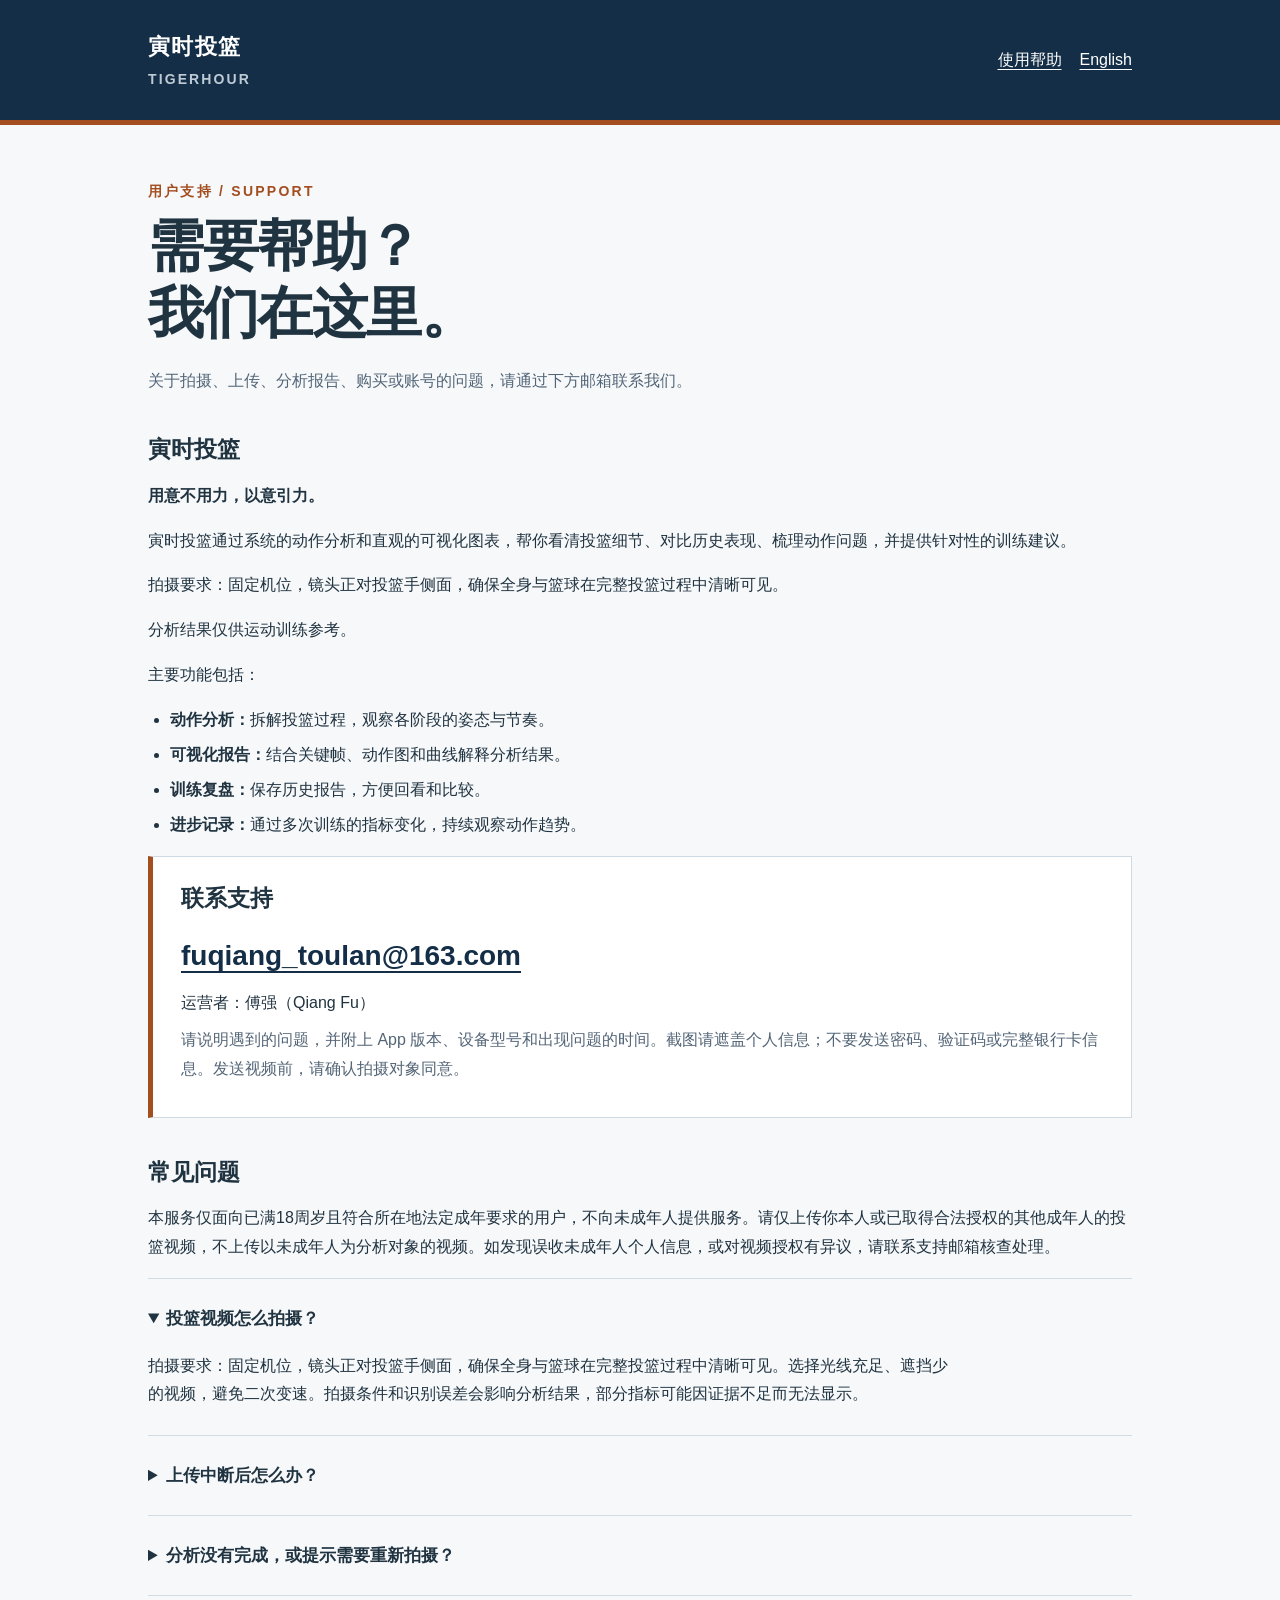
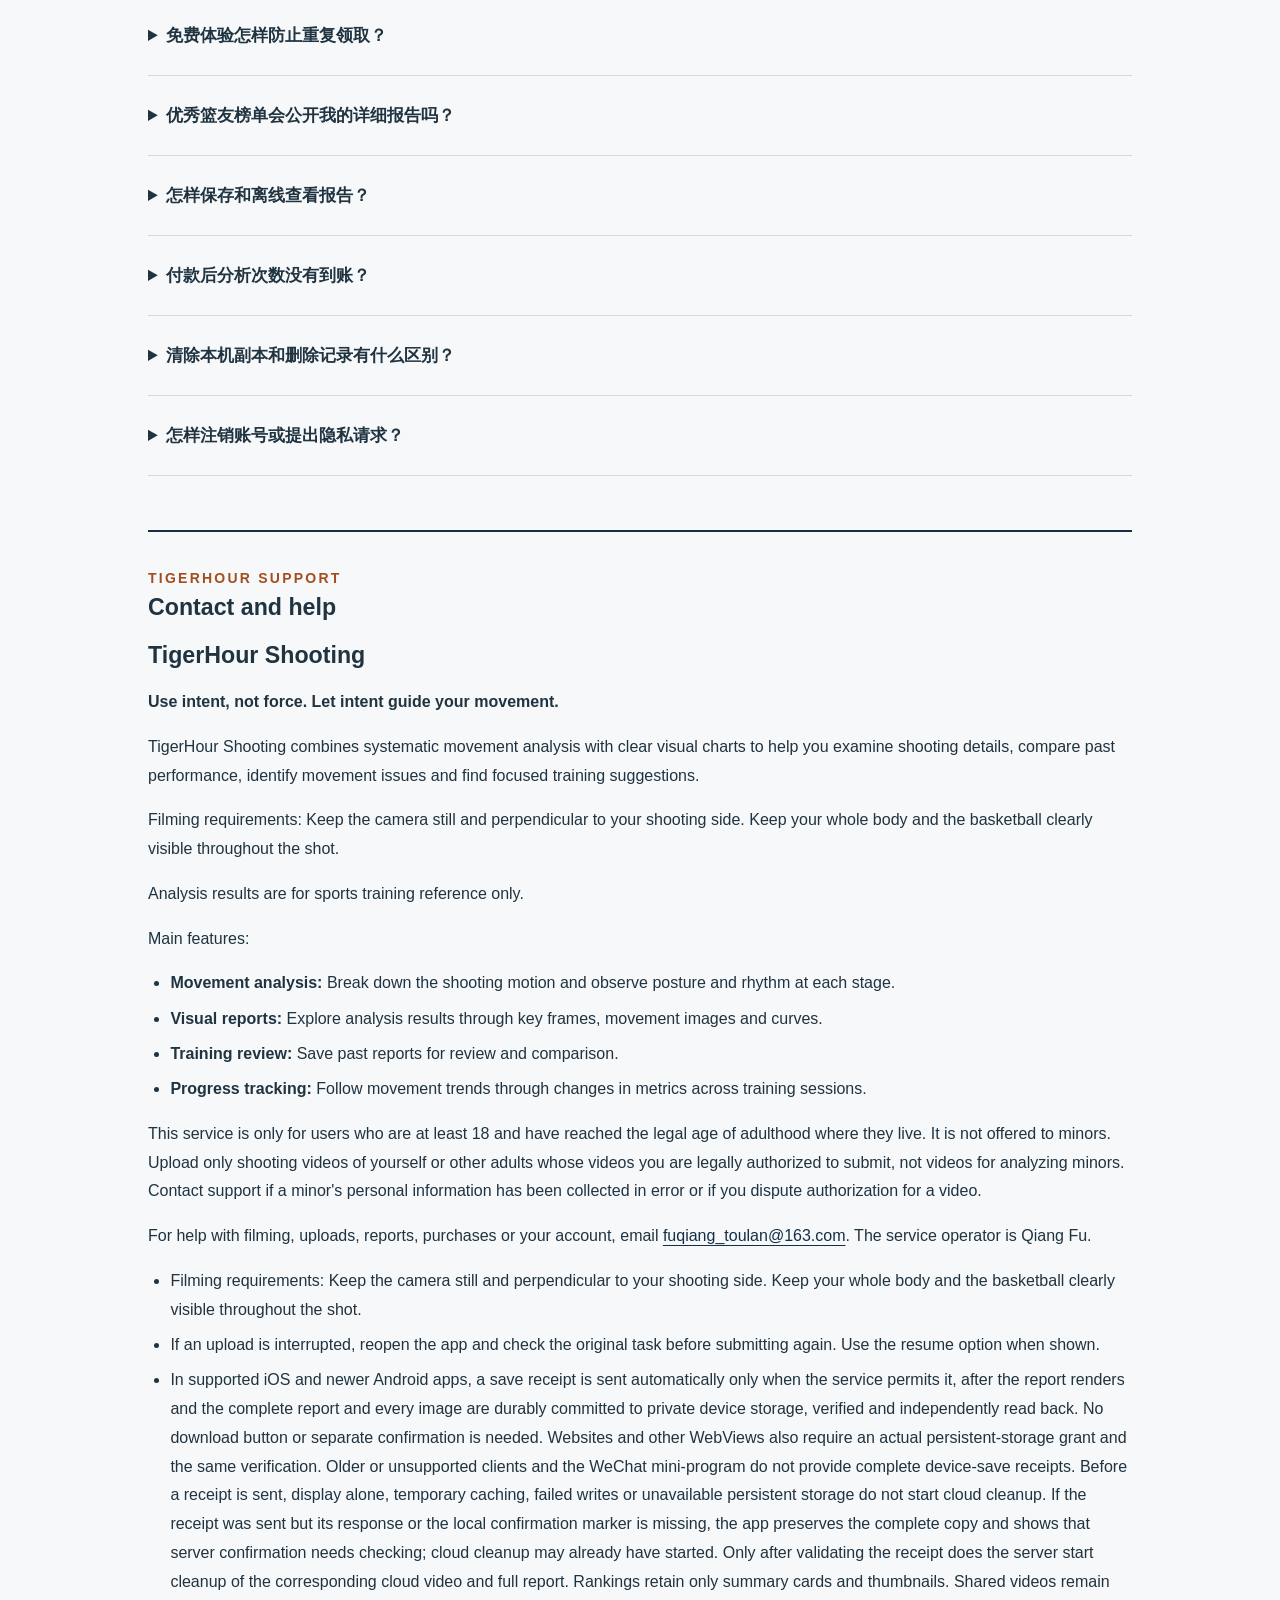
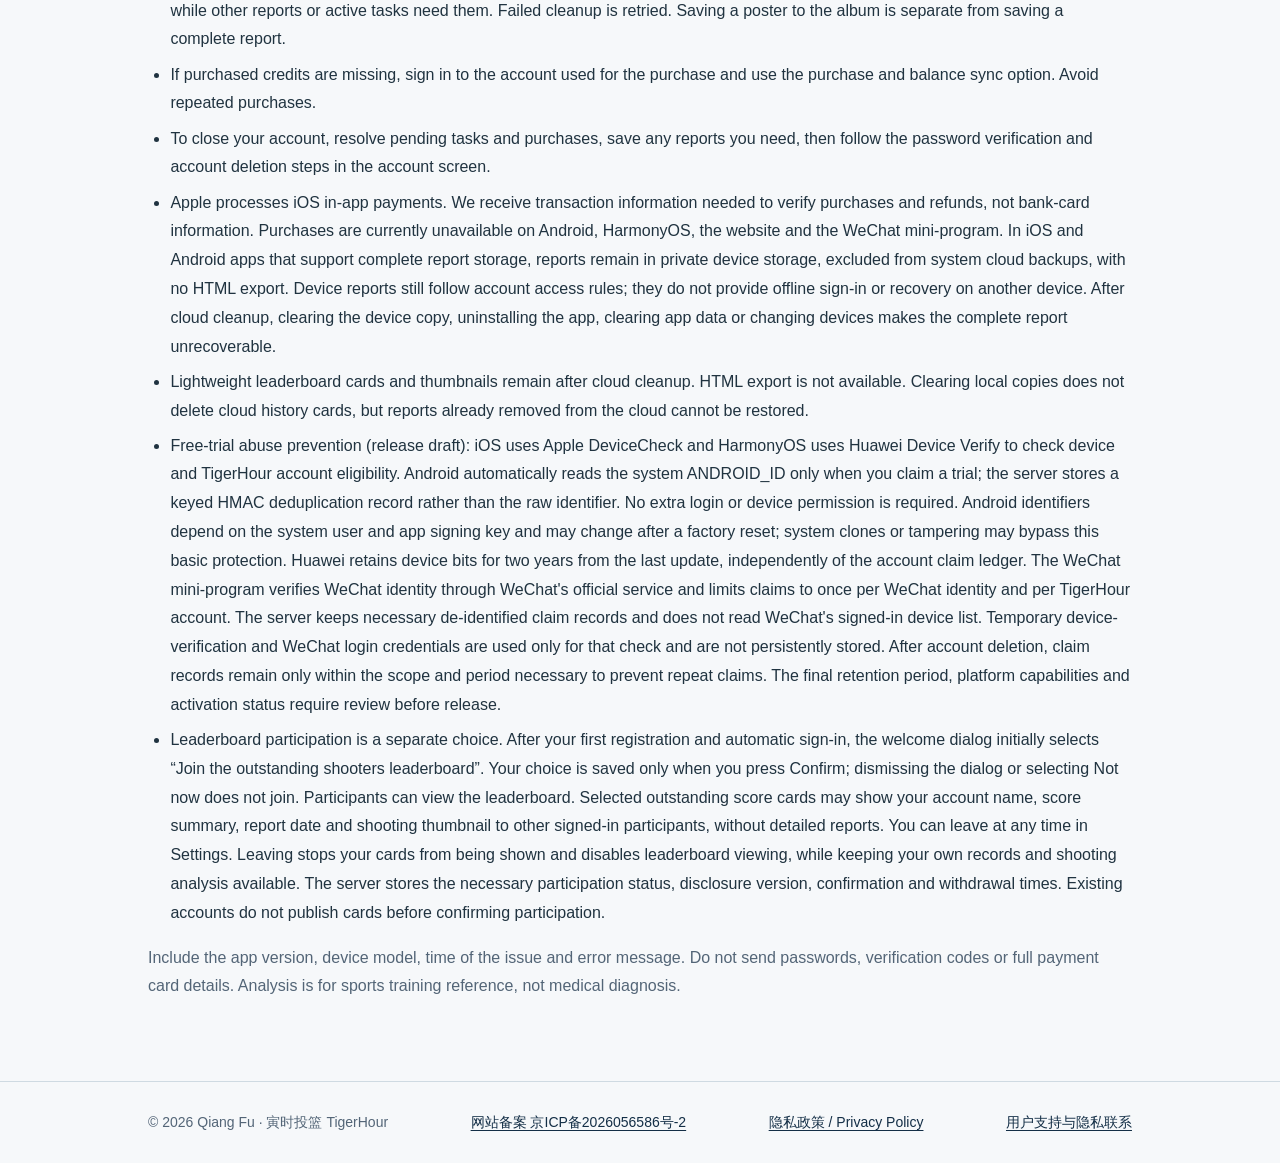
<file: index.html>
<!doctype html><html lang="zh-CN"><head><meta charset="utf-8"><meta name="viewport" content="width=device-width,initial-scale=1"><meta http-equiv="refresh" content="0;url=support.html"><title>寅时投篮 TigerHour · 技术支持</title><link rel="icon" href="favicon.svg" type="image/svg+xml"></head><body><p><a href="support.html">寅时投篮 TigerHour · 技术支持 / Support</a></p></body></html>
</file>
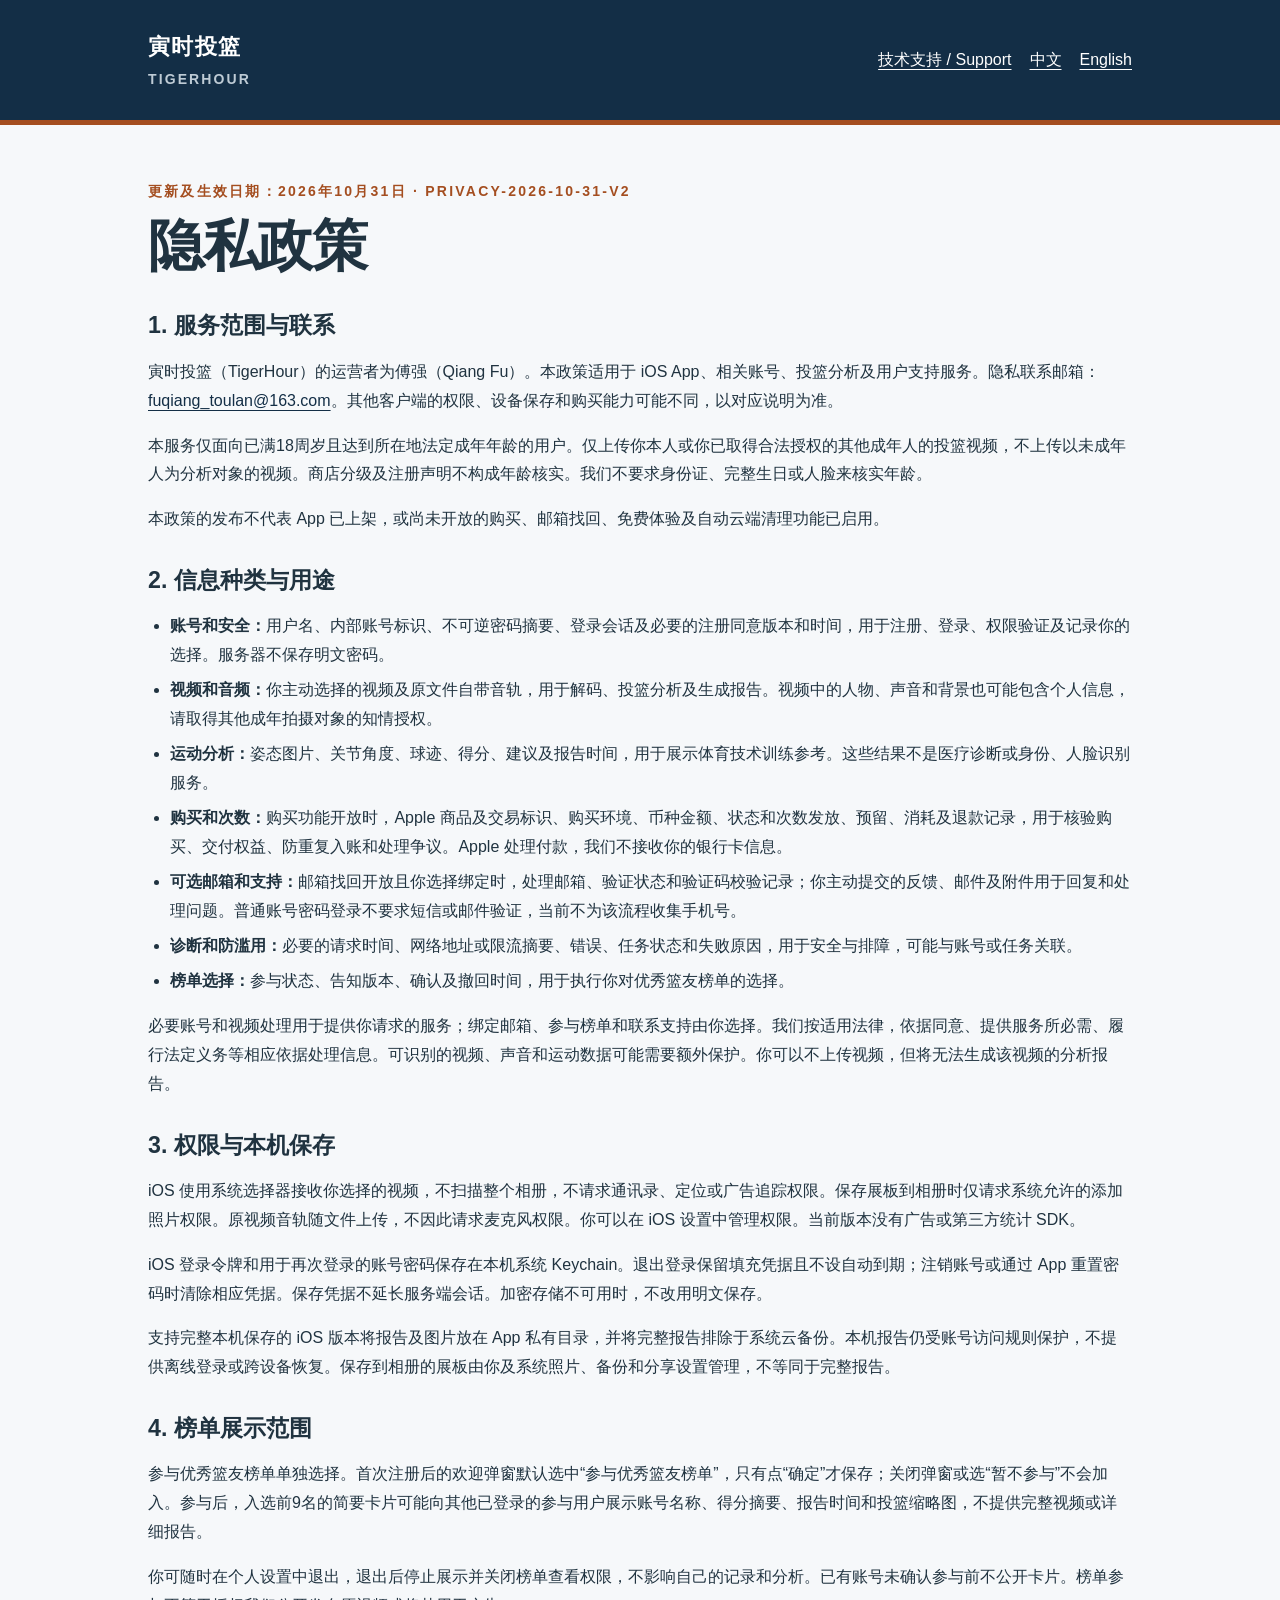
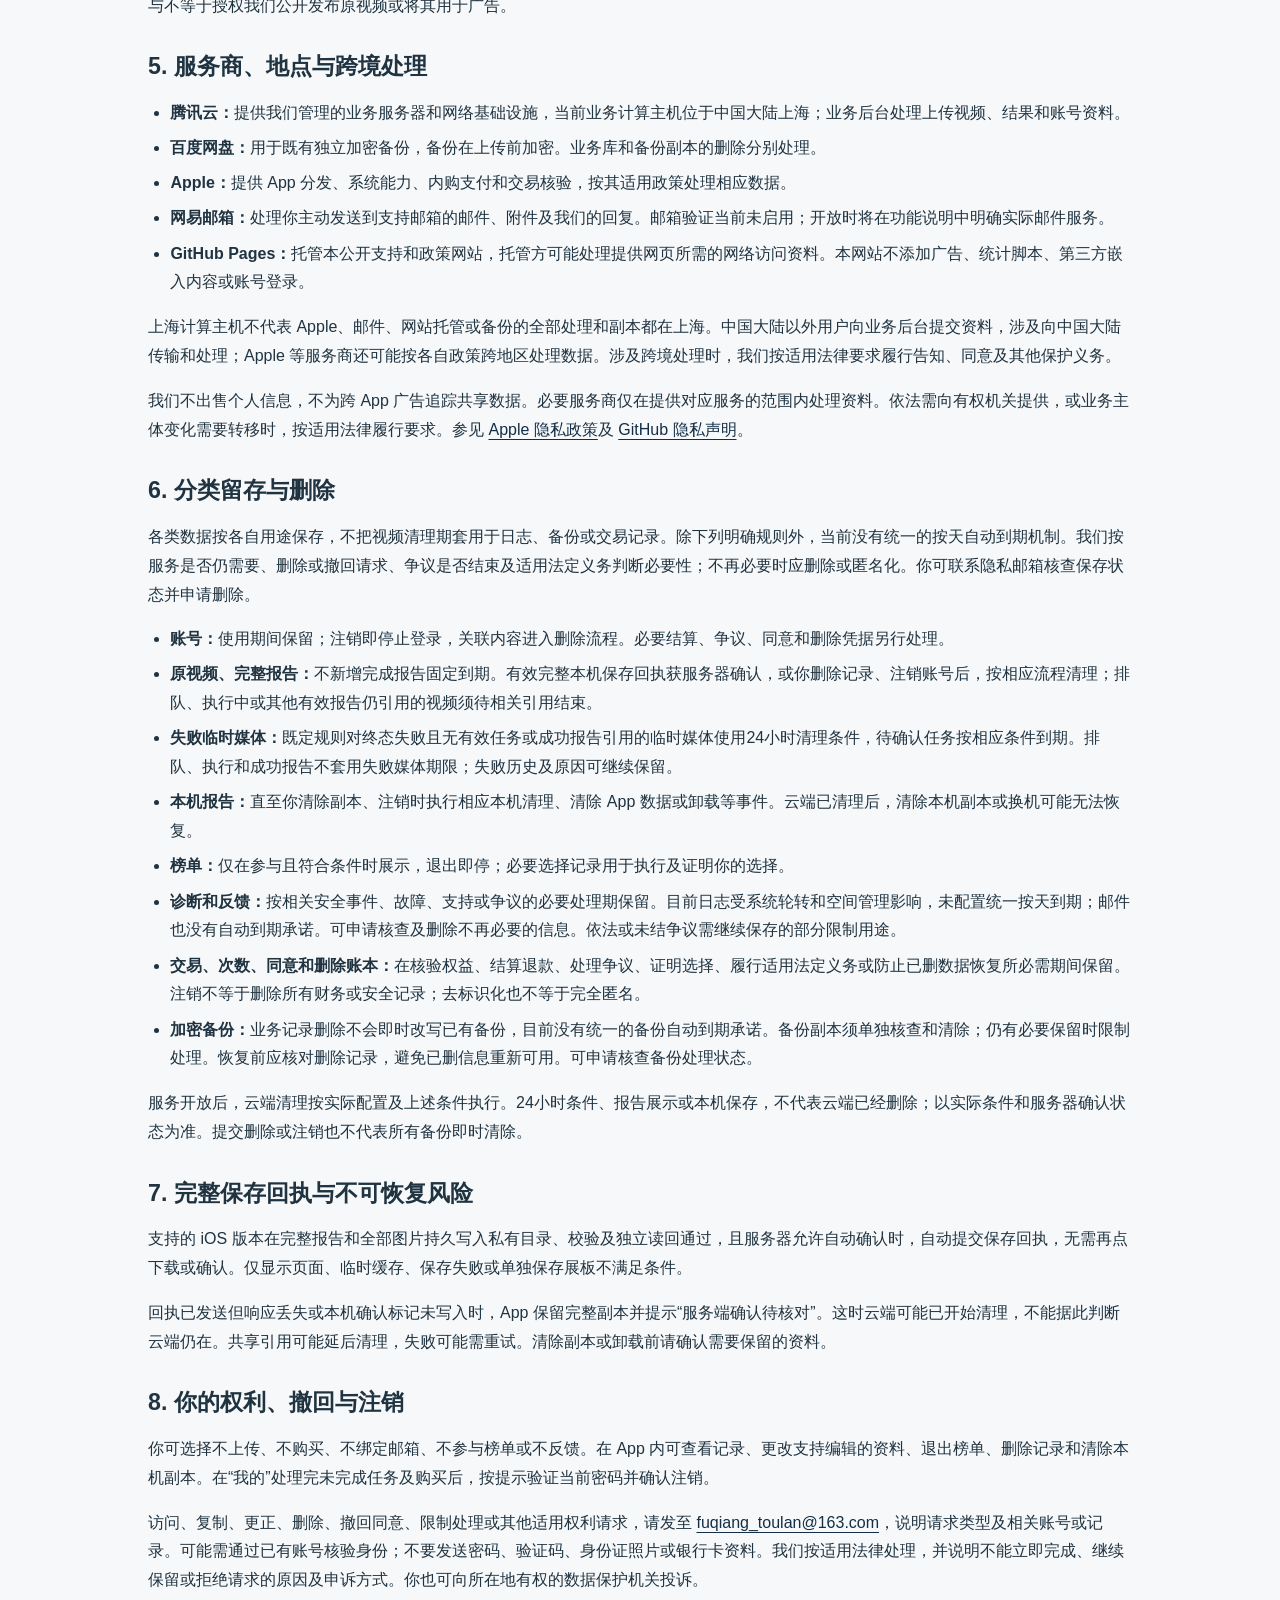
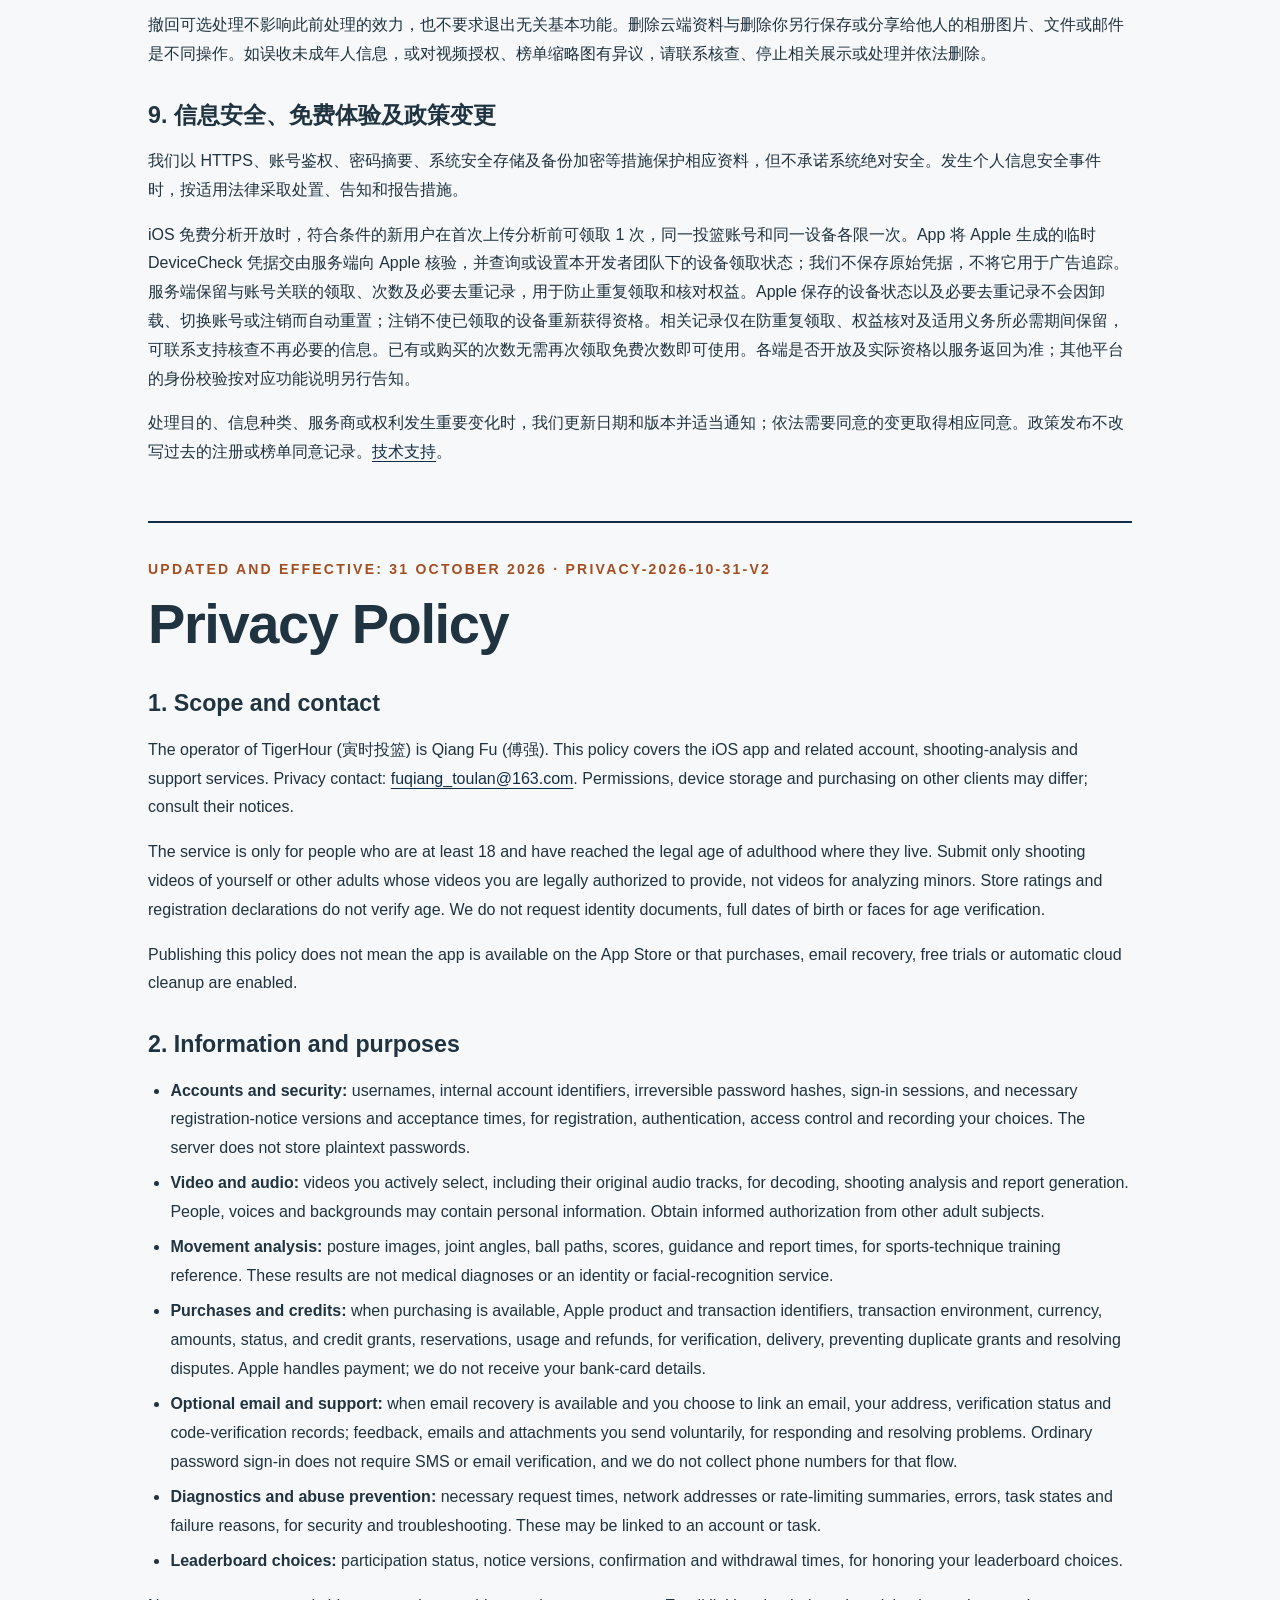
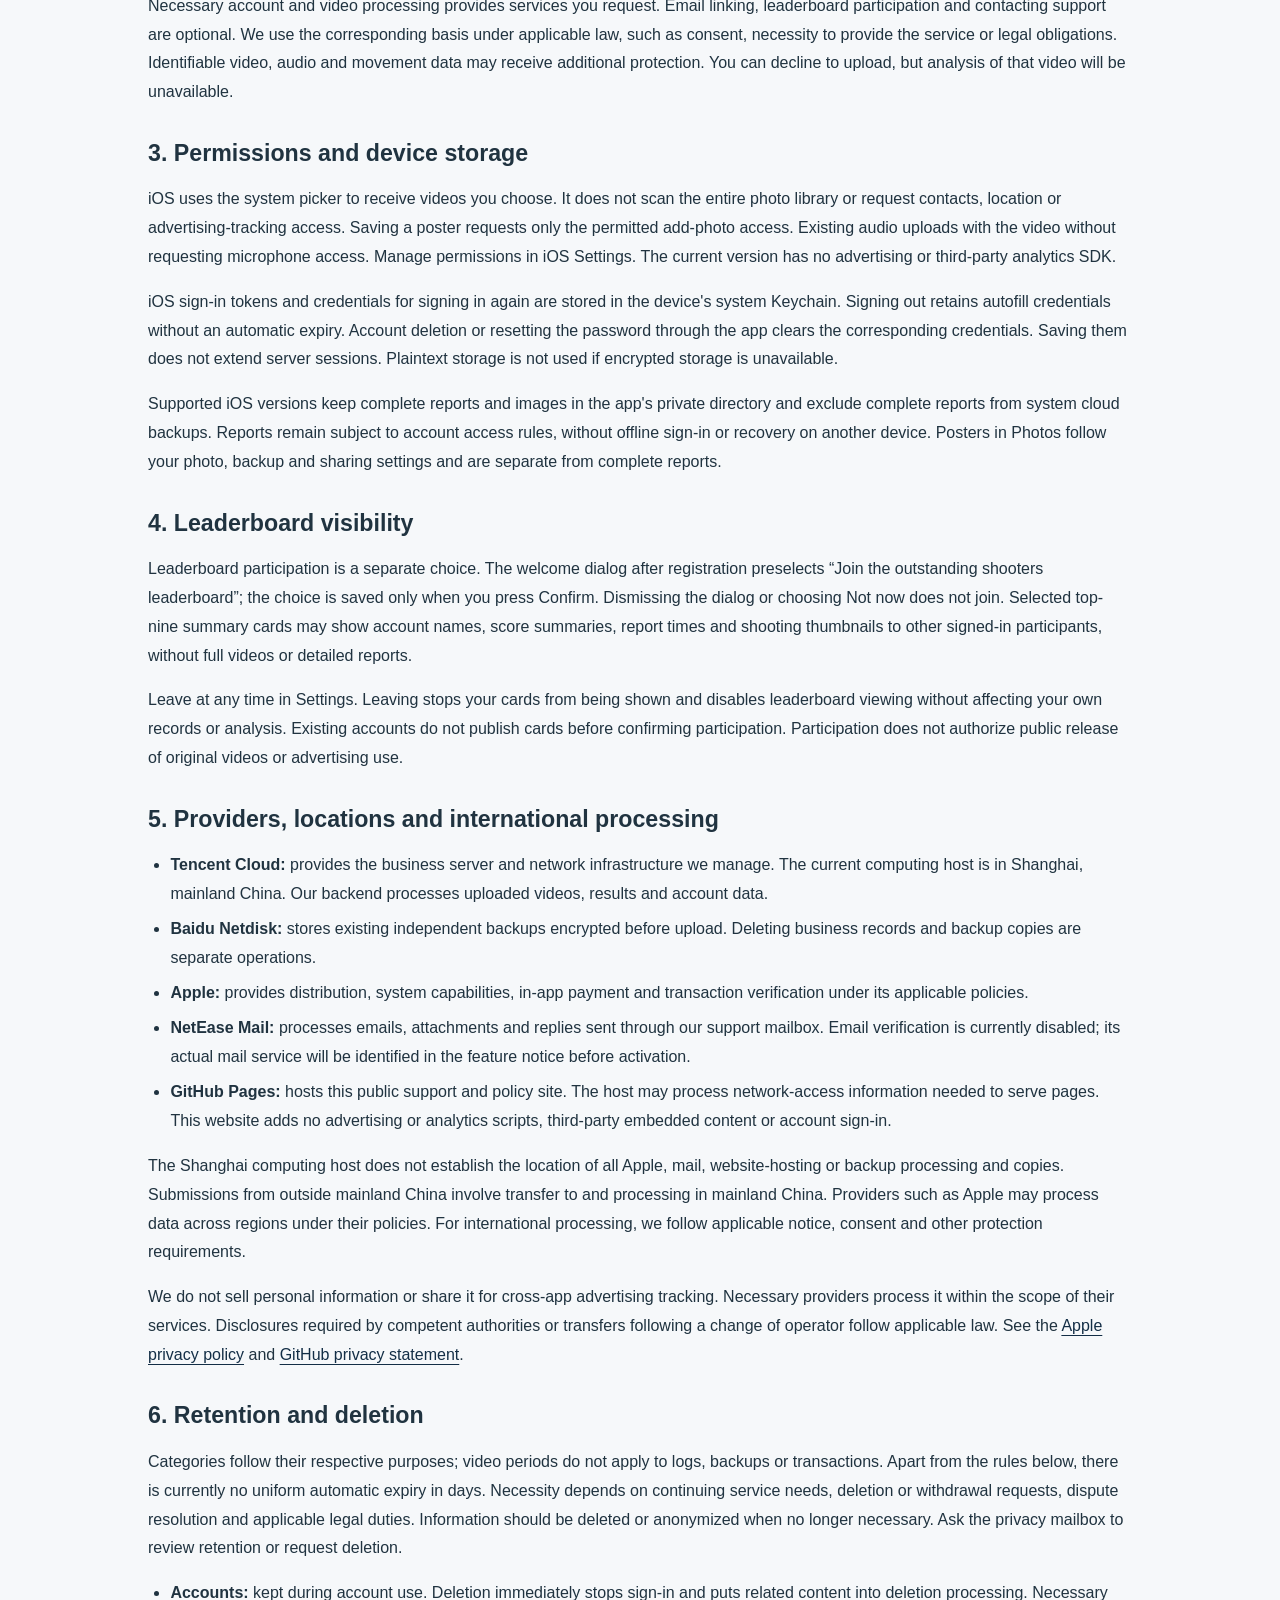
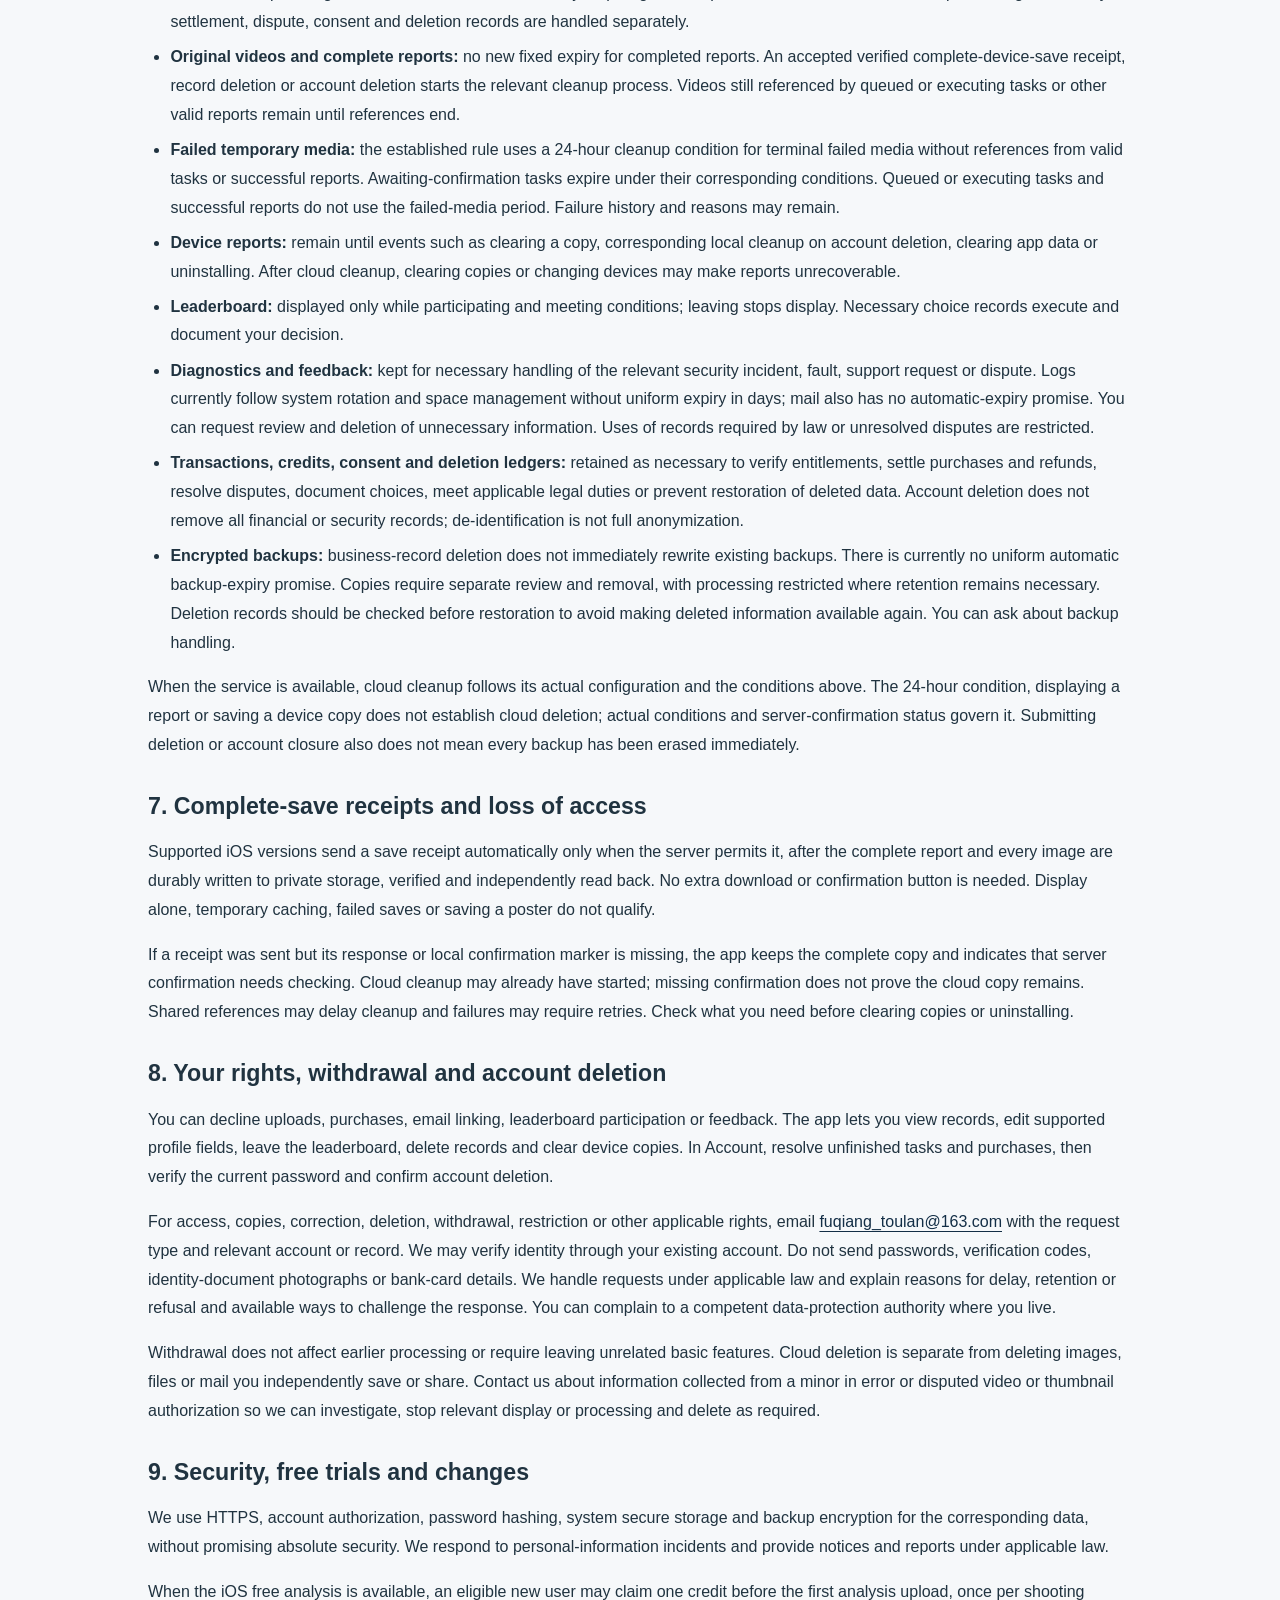
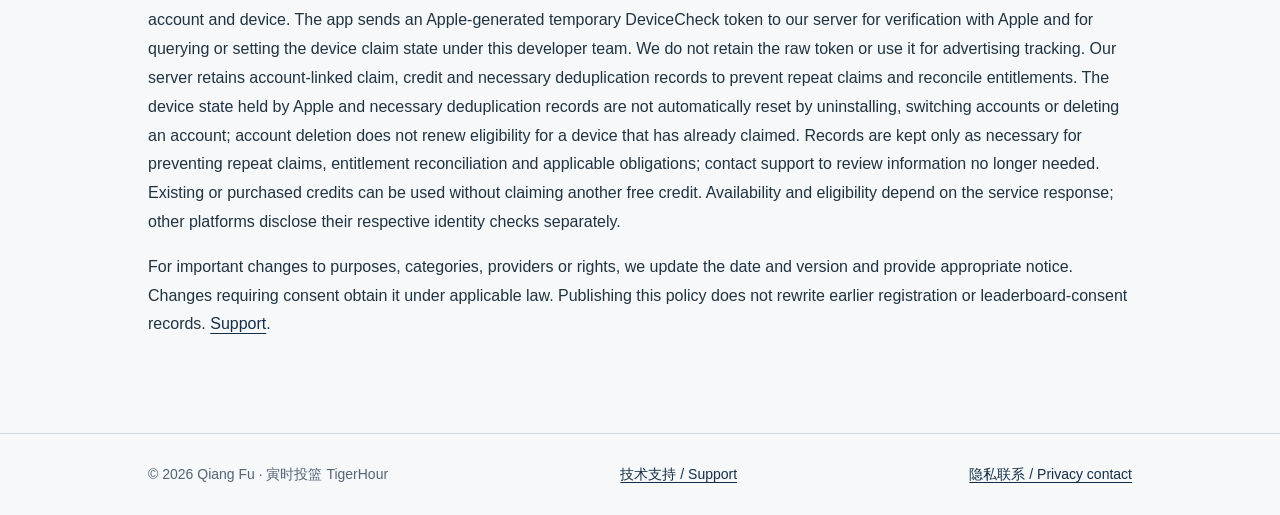
<file: privacy.html>
<!doctype html>
<html lang="zh-CN"><head><meta charset="utf-8"><meta name="viewport" content="width=device-width,initial-scale=1"><meta name="description" content="寅时投篮 TigerHour 中英文隐私政策 / Privacy policy in Chinese and English"><title>寅时投篮 TigerHour · 隐私政策 / Privacy Policy</title><link rel="stylesheet" href="site.css"><link rel="icon" href="favicon.svg" type="image/svg+xml"></head><body>
<header><div class="wrap top"><div class="brand">寅时投篮<span class="wordmark">TIGERHOUR</span></div><nav aria-label="页面导航"><a href="support.html">技术支持 / Support</a><a href="#chinese" lang="zh-CN">中文</a><a href="#english" lang="en">English</a></nav></div></header>
<main class="policy">
<article id="chinese" lang="zh-CN" aria-labelledby="chinese-title"><div class="eyebrow">更新及生效日期：2026年10月31日 · privacy-2026-10-31-v2</div><h1 id="chinese-title">隐私政策</h1>
<section><h2>1. 服务范围与联系</h2>
<p>寅时投篮（TigerHour）的运营者为傅强（Qiang Fu）。本政策适用于 iOS App、相关账号、投篮分析及用户支持服务。隐私联系邮箱：<a href="mailto:fuqiang_toulan@163.com">fuqiang_toulan@163.com</a>。其他客户端的权限、设备保存和购买能力可能不同，以对应说明为准。</p>
<p>本服务仅面向已满18周岁且达到所在地法定成年年龄的用户。仅上传你本人或你已取得合法授权的其他成年人的投篮视频，不上传以未成年人为分析对象的视频。商店分级及注册声明不构成年龄核实。我们不要求身份证、完整生日或人脸来核实年龄。</p>
<p>本政策的发布不代表 App 已上架，或尚未开放的购买、邮箱找回、免费体验及自动云端清理功能已启用。</p>
</section>
<section><h2>2. 信息种类与用途</h2>
<ul><li><strong>账号和安全：</strong>用户名、内部账号标识、不可逆密码摘要、登录会话及必要的注册同意版本和时间，用于注册、登录、权限验证及记录你的选择。服务器不保存明文密码。</li><li><strong>视频和音频：</strong>你主动选择的视频及原文件自带音轨，用于解码、投篮分析及生成报告。视频中的人物、声音和背景也可能包含个人信息，请取得其他成年拍摄对象的知情授权。</li><li><strong>运动分析：</strong>姿态图片、关节角度、球迹、得分、建议及报告时间，用于展示体育技术训练参考。这些结果不是医疗诊断或身份、人脸识别服务。</li><li><strong>购买和次数：</strong>购买功能开放时，Apple 商品及交易标识、购买环境、币种金额、状态和次数发放、预留、消耗及退款记录，用于核验购买、交付权益、防重复入账和处理争议。Apple 处理付款，我们不接收你的银行卡信息。</li><li><strong>可选邮箱和支持：</strong>邮箱找回开放且你选择绑定时，处理邮箱、验证状态和验证码校验记录；你主动提交的反馈、邮件及附件用于回复和处理问题。普通账号密码登录不要求短信或邮件验证，当前不为该流程收集手机号。</li><li><strong>诊断和防滥用：</strong>必要的请求时间、网络地址或限流摘要、错误、任务状态和失败原因，用于安全与排障，可能与账号或任务关联。</li><li><strong>榜单选择：</strong>参与状态、告知版本、确认及撤回时间，用于执行你对优秀篮友榜单的选择。</li></ul>
<p>必要账号和视频处理用于提供你请求的服务；绑定邮箱、参与榜单和联系支持由你选择。我们按适用法律，依据同意、提供服务所必需、履行法定义务等相应依据处理信息。可识别的视频、声音和运动数据可能需要额外保护。你可以不上传视频，但将无法生成该视频的分析报告。</p>
</section>
<section><h2>3. 权限与本机保存</h2>
<p>iOS 使用系统选择器接收你选择的视频，不扫描整个相册，不请求通讯录、定位或广告追踪权限。保存展板到相册时仅请求系统允许的添加照片权限。原视频音轨随文件上传，不因此请求麦克风权限。你可以在 iOS 设置中管理权限。当前版本没有广告或第三方统计 SDK。</p>
<p>iOS 登录令牌和用于再次登录的账号密码保存在本机系统 Keychain。退出登录保留填充凭据且不设自动到期；注销账号或通过 App 重置密码时清除相应凭据。保存凭据不延长服务端会话。加密存储不可用时，不改用明文保存。</p>
<p>支持完整本机保存的 iOS 版本将报告及图片放在 App 私有目录，并将完整报告排除于系统云备份。本机报告仍受账号访问规则保护，不提供离线登录或跨设备恢复。保存到相册的展板由你及系统照片、备份和分享设置管理，不等同于完整报告。</p>
</section>
<section><h2>4. 榜单展示范围</h2>
<p>参与优秀篮友榜单单独选择。首次注册后的欢迎弹窗默认选中“参与优秀篮友榜单”，只有点“确定”才保存；关闭弹窗或选“暂不参与”不会加入。参与后，入选前9名的简要卡片可能向其他已登录的参与用户展示账号名称、得分摘要、报告时间和投篮缩略图，不提供完整视频或详细报告。</p>
<p>你可随时在个人设置中退出，退出后停止展示并关闭榜单查看权限，不影响自己的记录和分析。已有账号未确认参与前不公开卡片。榜单参与不等于授权我们公开发布原视频或将其用于广告。</p>
</section>
<section><h2>5. 服务商、地点与跨境处理</h2>
<ul><li><strong>腾讯云：</strong>提供我们管理的业务服务器和网络基础设施，当前业务计算主机位于中国大陆上海；业务后台处理上传视频、结果和账号资料。</li><li><strong>百度网盘：</strong>用于既有独立加密备份，备份在上传前加密。业务库和备份副本的删除分别处理。</li><li><strong>Apple：</strong>提供 App 分发、系统能力、内购支付和交易核验，按其适用政策处理相应数据。</li><li><strong>网易邮箱：</strong>处理你主动发送到支持邮箱的邮件、附件及我们的回复。邮箱验证当前未启用；开放时将在功能说明中明确实际邮件服务。</li><li><strong>GitHub Pages：</strong>托管本公开支持和政策网站，托管方可能处理提供网页所需的网络访问资料。本网站不添加广告、统计脚本、第三方嵌入内容或账号登录。</li></ul>
<p>上海计算主机不代表 Apple、邮件、网站托管或备份的全部处理和副本都在上海。中国大陆以外用户向业务后台提交资料，涉及向中国大陆传输和处理；Apple 等服务商还可能按各自政策跨地区处理数据。涉及跨境处理时，我们按适用法律要求履行告知、同意及其他保护义务。</p>
<p>我们不出售个人信息，不为跨 App 广告追踪共享数据。必要服务商仅在提供对应服务的范围内处理资料。依法需向有权机关提供，或业务主体变化需要转移时，按适用法律履行要求。参见 <a href="https://www.apple.com/legal/privacy/" rel="noopener noreferrer">Apple 隐私政策</a>及 <a href="https://docs.github.com/en/site-policy/privacy-policies/github-general-privacy-statement" rel="noopener noreferrer">GitHub 隐私声明</a>。</p>
</section>
<section><h2>6. 分类留存与删除</h2>
<p>各类数据按各自用途保存，不把视频清理期套用于日志、备份或交易记录。除下列明确规则外，当前没有统一的按天自动到期机制。我们按服务是否仍需要、删除或撤回请求、争议是否结束及适用法定义务判断必要性；不再必要时应删除或匿名化。你可联系隐私邮箱核查保存状态并申请删除。</p>
<ul><li><strong>账号：</strong>使用期间保留；注销即停止登录，关联内容进入删除流程。必要结算、争议、同意和删除凭据另行处理。</li><li><strong>原视频、完整报告：</strong>不新增完成报告固定到期。有效完整本机保存回执获服务器确认，或你删除记录、注销账号后，按相应流程清理；排队、执行中或其他有效报告仍引用的视频须待相关引用结束。</li><li><strong>失败临时媒体：</strong>既定规则对终态失败且无有效任务或成功报告引用的临时媒体使用24小时清理条件，待确认任务按相应条件到期。排队、执行和成功报告不套用失败媒体期限；失败历史及原因可继续保留。</li><li><strong>本机报告：</strong>直至你清除副本、注销时执行相应本机清理、清除 App 数据或卸载等事件。云端已清理后，清除本机副本或换机可能无法恢复。</li><li><strong>榜单：</strong>仅在参与且符合条件时展示，退出即停；必要选择记录用于执行及证明你的选择。</li><li><strong>诊断和反馈：</strong>按相关安全事件、故障、支持或争议的必要处理期保留。目前日志受系统轮转和空间管理影响，未配置统一按天到期；邮件也没有自动到期承诺。可申请核查及删除不再必要的信息。依法或未结争议需继续保存的部分限制用途。</li><li><strong>交易、次数、同意和删除账本：</strong>在核验权益、结算退款、处理争议、证明选择、履行适用法定义务或防止已删数据恢复所必需期间保留。注销不等于删除所有财务或安全记录；去标识化也不等于完全匿名。</li><li><strong>加密备份：</strong>业务记录删除不会即时改写已有备份，目前没有统一的备份自动到期承诺。备份副本须单独核查和清除；仍有必要保留时限制处理。恢复前应核对删除记录，避免已删信息重新可用。可申请核查备份处理状态。</li></ul>
<p>服务开放后，云端清理按实际配置及上述条件执行。24小时条件、报告展示或本机保存，不代表云端已经删除；以实际条件和服务器确认状态为准。提交删除或注销也不代表所有备份即时清除。</p>
</section>
<section><h2>7. 完整保存回执与不可恢复风险</h2>
<p>支持的 iOS 版本在完整报告和全部图片持久写入私有目录、校验及独立读回通过，且服务器允许自动确认时，自动提交保存回执，无需再点下载或确认。仅显示页面、临时缓存、保存失败或单独保存展板不满足条件。</p>
<p>回执已发送但响应丢失或本机确认标记未写入时，App 保留完整副本并提示“服务端确认待核对”。这时云端可能已开始清理，不能据此判断云端仍在。共享引用可能延后清理，失败可能需重试。清除副本或卸载前请确认需要保留的资料。</p>
</section>
<section><h2>8. 你的权利、撤回与注销</h2>
<p>你可选择不上传、不购买、不绑定邮箱、不参与榜单或不反馈。在 App 内可查看记录、更改支持编辑的资料、退出榜单、删除记录和清除本机副本。在“我的”处理完未完成任务及购买后，按提示验证当前密码并确认注销。</p>
<p>访问、复制、更正、删除、撤回同意、限制处理或其他适用权利请求，请发至 <a href="mailto:fuqiang_toulan@163.com">fuqiang_toulan@163.com</a>，说明请求类型及相关账号或记录。可能需通过已有账号核验身份；不要发送密码、验证码、身份证照片或银行卡资料。我们按适用法律处理，并说明不能立即完成、继续保留或拒绝请求的原因及申诉方式。你也可向所在地有权的数据保护机关投诉。</p>
<p>撤回可选处理不影响此前处理的效力，也不要求退出无关基本功能。删除云端资料与删除你另行保存或分享给他人的相册图片、文件或邮件是不同操作。如误收未成年人信息，或对视频授权、榜单缩略图有异议，请联系核查、停止相关展示或处理并依法删除。</p>
</section>
<section><h2>9. 信息安全、免费体验及政策变更</h2>
<p>我们以 HTTPS、账号鉴权、密码摘要、系统安全存储及备份加密等措施保护相应资料，但不承诺系统绝对安全。发生个人信息安全事件时，按适用法律采取处置、告知和报告措施。</p>
<p>iOS 免费分析开放时，符合条件的新用户在首次上传分析前可领取 1 次，同一投篮账号和同一设备各限一次。App 将 Apple 生成的临时 DeviceCheck 凭据交由服务端向 Apple 核验，并查询或设置本开发者团队下的设备领取状态；我们不保存原始凭据，不将它用于广告追踪。服务端保留与账号关联的领取、次数及必要去重记录，用于防止重复领取和核对权益。Apple 保存的设备状态以及必要去重记录不会因卸载、切换账号或注销而自动重置；注销不使已领取的设备重新获得资格。相关记录仅在防重复领取、权益核对及适用义务所必需期间保留，可联系支持核查不再必要的信息。已有或购买的次数无需再次领取免费次数即可使用。各端是否开放及实际资格以服务返回为准；其他平台的身份校验按对应功能说明另行告知。</p>
<p>处理目的、信息种类、服务商或权利发生重要变化时，我们更新日期和版本并适当通知；依法需要同意的变更取得相应同意。政策发布不改写过去的注册或榜单同意记录。<a href="support.html">技术支持</a>。</p>
</section>
</article>
<article id="english" lang="en" class="english" aria-labelledby="english-title"><div class="eyebrow">Updated and effective: 31 October 2026 · privacy-2026-10-31-v2</div><h1 id="english-title">Privacy Policy</h1>
<section><h2>1. Scope and contact</h2>
<p>The operator of TigerHour (寅时投篮) is Qiang Fu (傅强). This policy covers the iOS app and related account, shooting-analysis and support services. Privacy contact: <a href="mailto:fuqiang_toulan@163.com">fuqiang_toulan@163.com</a>. Permissions, device storage and purchasing on other clients may differ; consult their notices.</p>
<p>The service is only for people who are at least 18 and have reached the legal age of adulthood where they live. Submit only shooting videos of yourself or other adults whose videos you are legally authorized to provide, not videos for analyzing minors. Store ratings and registration declarations do not verify age. We do not request identity documents, full dates of birth or faces for age verification.</p>
<p>Publishing this policy does not mean the app is available on the App Store or that purchases, email recovery, free trials or automatic cloud cleanup are enabled.</p>
</section>
<section><h2>2. Information and purposes</h2>
<ul><li><strong>Accounts and security:</strong> usernames, internal account identifiers, irreversible password hashes, sign-in sessions, and necessary registration-notice versions and acceptance times, for registration, authentication, access control and recording your choices. The server does not store plaintext passwords.</li><li><strong>Video and audio:</strong> videos you actively select, including their original audio tracks, for decoding, shooting analysis and report generation. People, voices and backgrounds may contain personal information. Obtain informed authorization from other adult subjects.</li><li><strong>Movement analysis:</strong> posture images, joint angles, ball paths, scores, guidance and report times, for sports-technique training reference. These results are not medical diagnoses or an identity or facial-recognition service.</li><li><strong>Purchases and credits:</strong> when purchasing is available, Apple product and transaction identifiers, transaction environment, currency, amounts, status, and credit grants, reservations, usage and refunds, for verification, delivery, preventing duplicate grants and resolving disputes. Apple handles payment; we do not receive your bank-card details.</li><li><strong>Optional email and support:</strong> when email recovery is available and you choose to link an email, your address, verification status and code-verification records; feedback, emails and attachments you send voluntarily, for responding and resolving problems. Ordinary password sign-in does not require SMS or email verification, and we do not collect phone numbers for that flow.</li><li><strong>Diagnostics and abuse prevention:</strong> necessary request times, network addresses or rate-limiting summaries, errors, task states and failure reasons, for security and troubleshooting. These may be linked to an account or task.</li><li><strong>Leaderboard choices:</strong> participation status, notice versions, confirmation and withdrawal times, for honoring your leaderboard choices.</li></ul>
<p>Necessary account and video processing provides services you request. Email linking, leaderboard participation and contacting support are optional. We use the corresponding basis under applicable law, such as consent, necessity to provide the service or legal obligations. Identifiable video, audio and movement data may receive additional protection. You can decline to upload, but analysis of that video will be unavailable.</p>
</section>
<section><h2>3. Permissions and device storage</h2>
<p>iOS uses the system picker to receive videos you choose. It does not scan the entire photo library or request contacts, location or advertising-tracking access. Saving a poster requests only the permitted add-photo access. Existing audio uploads with the video without requesting microphone access. Manage permissions in iOS Settings. The current version has no advertising or third-party analytics SDK.</p>
<p>iOS sign-in tokens and credentials for signing in again are stored in the device's system Keychain. Signing out retains autofill credentials without an automatic expiry. Account deletion or resetting the password through the app clears the corresponding credentials. Saving them does not extend server sessions. Plaintext storage is not used if encrypted storage is unavailable.</p>
<p>Supported iOS versions keep complete reports and images in the app's private directory and exclude complete reports from system cloud backups. Reports remain subject to account access rules, without offline sign-in or recovery on another device. Posters in Photos follow your photo, backup and sharing settings and are separate from complete reports.</p>
</section>
<section><h2>4. Leaderboard visibility</h2>
<p>Leaderboard participation is a separate choice. The welcome dialog after registration preselects “Join the outstanding shooters leaderboard”; the choice is saved only when you press Confirm. Dismissing the dialog or choosing Not now does not join. Selected top-nine summary cards may show account names, score summaries, report times and shooting thumbnails to other signed-in participants, without full videos or detailed reports.</p>
<p>Leave at any time in Settings. Leaving stops your cards from being shown and disables leaderboard viewing without affecting your own records or analysis. Existing accounts do not publish cards before confirming participation. Participation does not authorize public release of original videos or advertising use.</p>
</section>
<section><h2>5. Providers, locations and international processing</h2>
<ul><li><strong>Tencent Cloud:</strong> provides the business server and network infrastructure we manage. The current computing host is in Shanghai, mainland China. Our backend processes uploaded videos, results and account data.</li><li><strong>Baidu Netdisk:</strong> stores existing independent backups encrypted before upload. Deleting business records and backup copies are separate operations.</li><li><strong>Apple:</strong> provides distribution, system capabilities, in-app payment and transaction verification under its applicable policies.</li><li><strong>NetEase Mail:</strong> processes emails, attachments and replies sent through our support mailbox. Email verification is currently disabled; its actual mail service will be identified in the feature notice before activation.</li><li><strong>GitHub Pages:</strong> hosts this public support and policy site. The host may process network-access information needed to serve pages. This website adds no advertising or analytics scripts, third-party embedded content or account sign-in.</li></ul>
<p>The Shanghai computing host does not establish the location of all Apple, mail, website-hosting or backup processing and copies. Submissions from outside mainland China involve transfer to and processing in mainland China. Providers such as Apple may process data across regions under their policies. For international processing, we follow applicable notice, consent and other protection requirements.</p>
<p>We do not sell personal information or share it for cross-app advertising tracking. Necessary providers process it within the scope of their services. Disclosures required by competent authorities or transfers following a change of operator follow applicable law. See the <a href="https://www.apple.com/legal/privacy/" rel="noopener noreferrer">Apple privacy policy</a> and <a href="https://docs.github.com/en/site-policy/privacy-policies/github-general-privacy-statement" rel="noopener noreferrer">GitHub privacy statement</a>.</p>
</section>
<section><h2>6. Retention and deletion</h2>
<p>Categories follow their respective purposes; video periods do not apply to logs, backups or transactions. Apart from the rules below, there is currently no uniform automatic expiry in days. Necessity depends on continuing service needs, deletion or withdrawal requests, dispute resolution and applicable legal duties. Information should be deleted or anonymized when no longer necessary. Ask the privacy mailbox to review retention or request deletion.</p>
<ul><li><strong>Accounts:</strong> kept during account use. Deletion immediately stops sign-in and puts related content into deletion processing. Necessary settlement, dispute, consent and deletion records are handled separately.</li><li><strong>Original videos and complete reports:</strong> no new fixed expiry for completed reports. An accepted verified complete-device-save receipt, record deletion or account deletion starts the relevant cleanup process. Videos still referenced by queued or executing tasks or other valid reports remain until references end.</li><li><strong>Failed temporary media:</strong> the established rule uses a 24-hour cleanup condition for terminal failed media without references from valid tasks or successful reports. Awaiting-confirmation tasks expire under their corresponding conditions. Queued or executing tasks and successful reports do not use the failed-media period. Failure history and reasons may remain.</li><li><strong>Device reports:</strong> remain until events such as clearing a copy, corresponding local cleanup on account deletion, clearing app data or uninstalling. After cloud cleanup, clearing copies or changing devices may make reports unrecoverable.</li><li><strong>Leaderboard:</strong> displayed only while participating and meeting conditions; leaving stops display. Necessary choice records execute and document your decision.</li><li><strong>Diagnostics and feedback:</strong> kept for necessary handling of the relevant security incident, fault, support request or dispute. Logs currently follow system rotation and space management without uniform expiry in days; mail also has no automatic-expiry promise. You can request review and deletion of unnecessary information. Uses of records required by law or unresolved disputes are restricted.</li><li><strong>Transactions, credits, consent and deletion ledgers:</strong> retained as necessary to verify entitlements, settle purchases and refunds, resolve disputes, document choices, meet applicable legal duties or prevent restoration of deleted data. Account deletion does not remove all financial or security records; de-identification is not full anonymization.</li><li><strong>Encrypted backups:</strong> business-record deletion does not immediately rewrite existing backups. There is currently no uniform automatic backup-expiry promise. Copies require separate review and removal, with processing restricted where retention remains necessary. Deletion records should be checked before restoration to avoid making deleted information available again. You can ask about backup handling.</li></ul>
<p>When the service is available, cloud cleanup follows its actual configuration and the conditions above. The 24-hour condition, displaying a report or saving a device copy does not establish cloud deletion; actual conditions and server-confirmation status govern it. Submitting deletion or account closure also does not mean every backup has been erased immediately.</p>
</section>
<section><h2>7. Complete-save receipts and loss of access</h2>
<p>Supported iOS versions send a save receipt automatically only when the server permits it, after the complete report and every image are durably written to private storage, verified and independently read back. No extra download or confirmation button is needed. Display alone, temporary caching, failed saves or saving a poster do not qualify.</p>
<p>If a receipt was sent but its response or local confirmation marker is missing, the app keeps the complete copy and indicates that server confirmation needs checking. Cloud cleanup may already have started; missing confirmation does not prove the cloud copy remains. Shared references may delay cleanup and failures may require retries. Check what you need before clearing copies or uninstalling.</p>
</section>
<section><h2>8. Your rights, withdrawal and account deletion</h2>
<p>You can decline uploads, purchases, email linking, leaderboard participation or feedback. The app lets you view records, edit supported profile fields, leave the leaderboard, delete records and clear device copies. In Account, resolve unfinished tasks and purchases, then verify the current password and confirm account deletion.</p>
<p>For access, copies, correction, deletion, withdrawal, restriction or other applicable rights, email <a href="mailto:fuqiang_toulan@163.com">fuqiang_toulan@163.com</a> with the request type and relevant account or record. We may verify identity through your existing account. Do not send passwords, verification codes, identity-document photographs or bank-card details. We handle requests under applicable law and explain reasons for delay, retention or refusal and available ways to challenge the response. You can complain to a competent data-protection authority where you live.</p>
<p>Withdrawal does not affect earlier processing or require leaving unrelated basic features. Cloud deletion is separate from deleting images, files or mail you independently save or share. Contact us about information collected from a minor in error or disputed video or thumbnail authorization so we can investigate, stop relevant display or processing and delete as required.</p>
</section>
<section><h2>9. Security, free trials and changes</h2>
<p>We use HTTPS, account authorization, password hashing, system secure storage and backup encryption for the corresponding data, without promising absolute security. We respond to personal-information incidents and provide notices and reports under applicable law.</p>
<p>When the iOS free analysis is available, an eligible new user may claim one credit before the first analysis upload, once per shooting account and device. The app sends an Apple-generated temporary DeviceCheck token to our server for verification with Apple and for querying or setting the device claim state under this developer team. We do not retain the raw token or use it for advertising tracking. Our server retains account-linked claim, credit and necessary deduplication records to prevent repeat claims and reconcile entitlements. The device state held by Apple and necessary deduplication records are not automatically reset by uninstalling, switching accounts or deleting an account; account deletion does not renew eligibility for a device that has already claimed. Records are kept only as necessary for preventing repeat claims, entitlement reconciliation and applicable obligations; contact support to review information no longer needed. Existing or purchased credits can be used without claiming another free credit. Availability and eligibility depend on the service response; other platforms disclose their respective identity checks separately.</p>
<p>For important changes to purposes, categories, providers or rights, we update the date and version and provide appropriate notice. Changes requiring consent obtain it under applicable law. Publishing this policy does not rewrite earlier registration or leaderboard-consent records. <a href="support.html#english">Support</a>.</p>
</section>
</article>
</main><footer><div class="wrap"><span>© 2026 Qiang Fu · 寅时投篮 TigerHour</span><a href="support.html">技术支持 / Support</a><a href="mailto:fuqiang_toulan@163.com">隐私联系 / Privacy contact</a></div></footer></body></html>
</file>
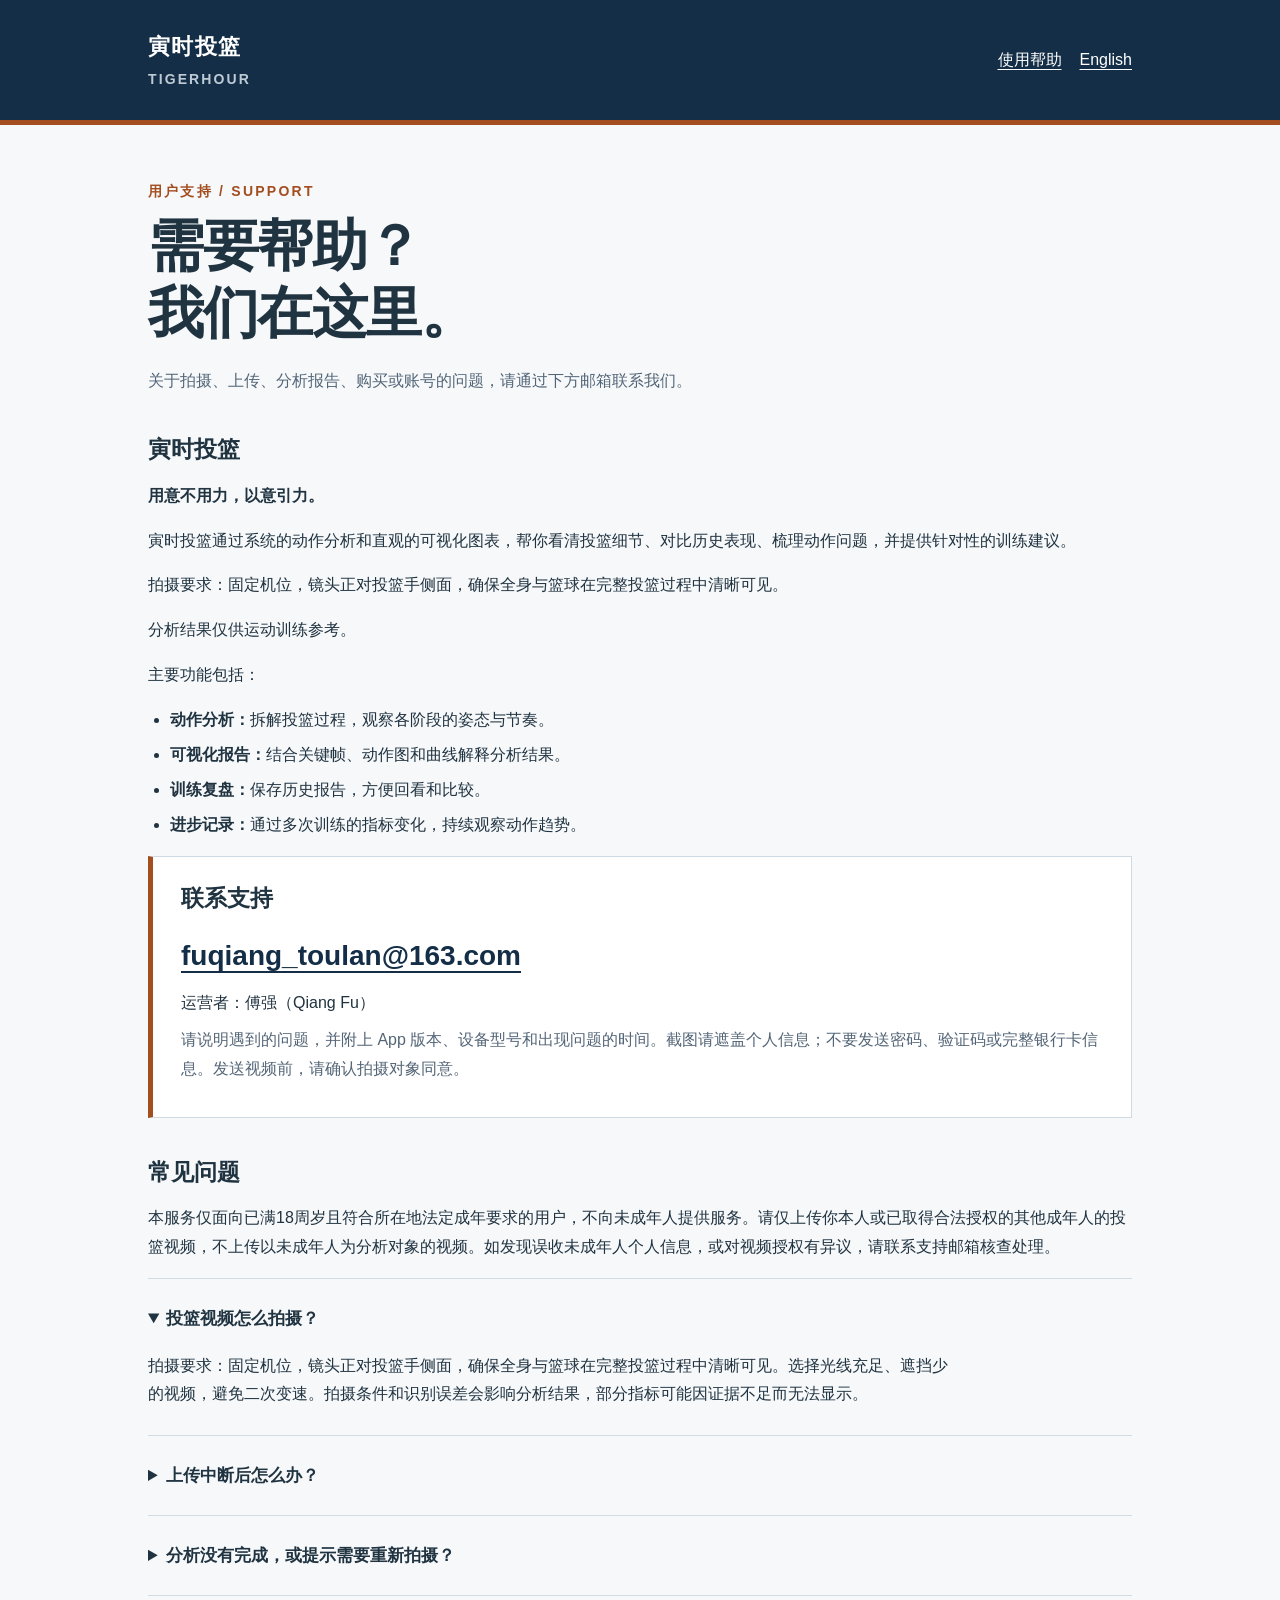
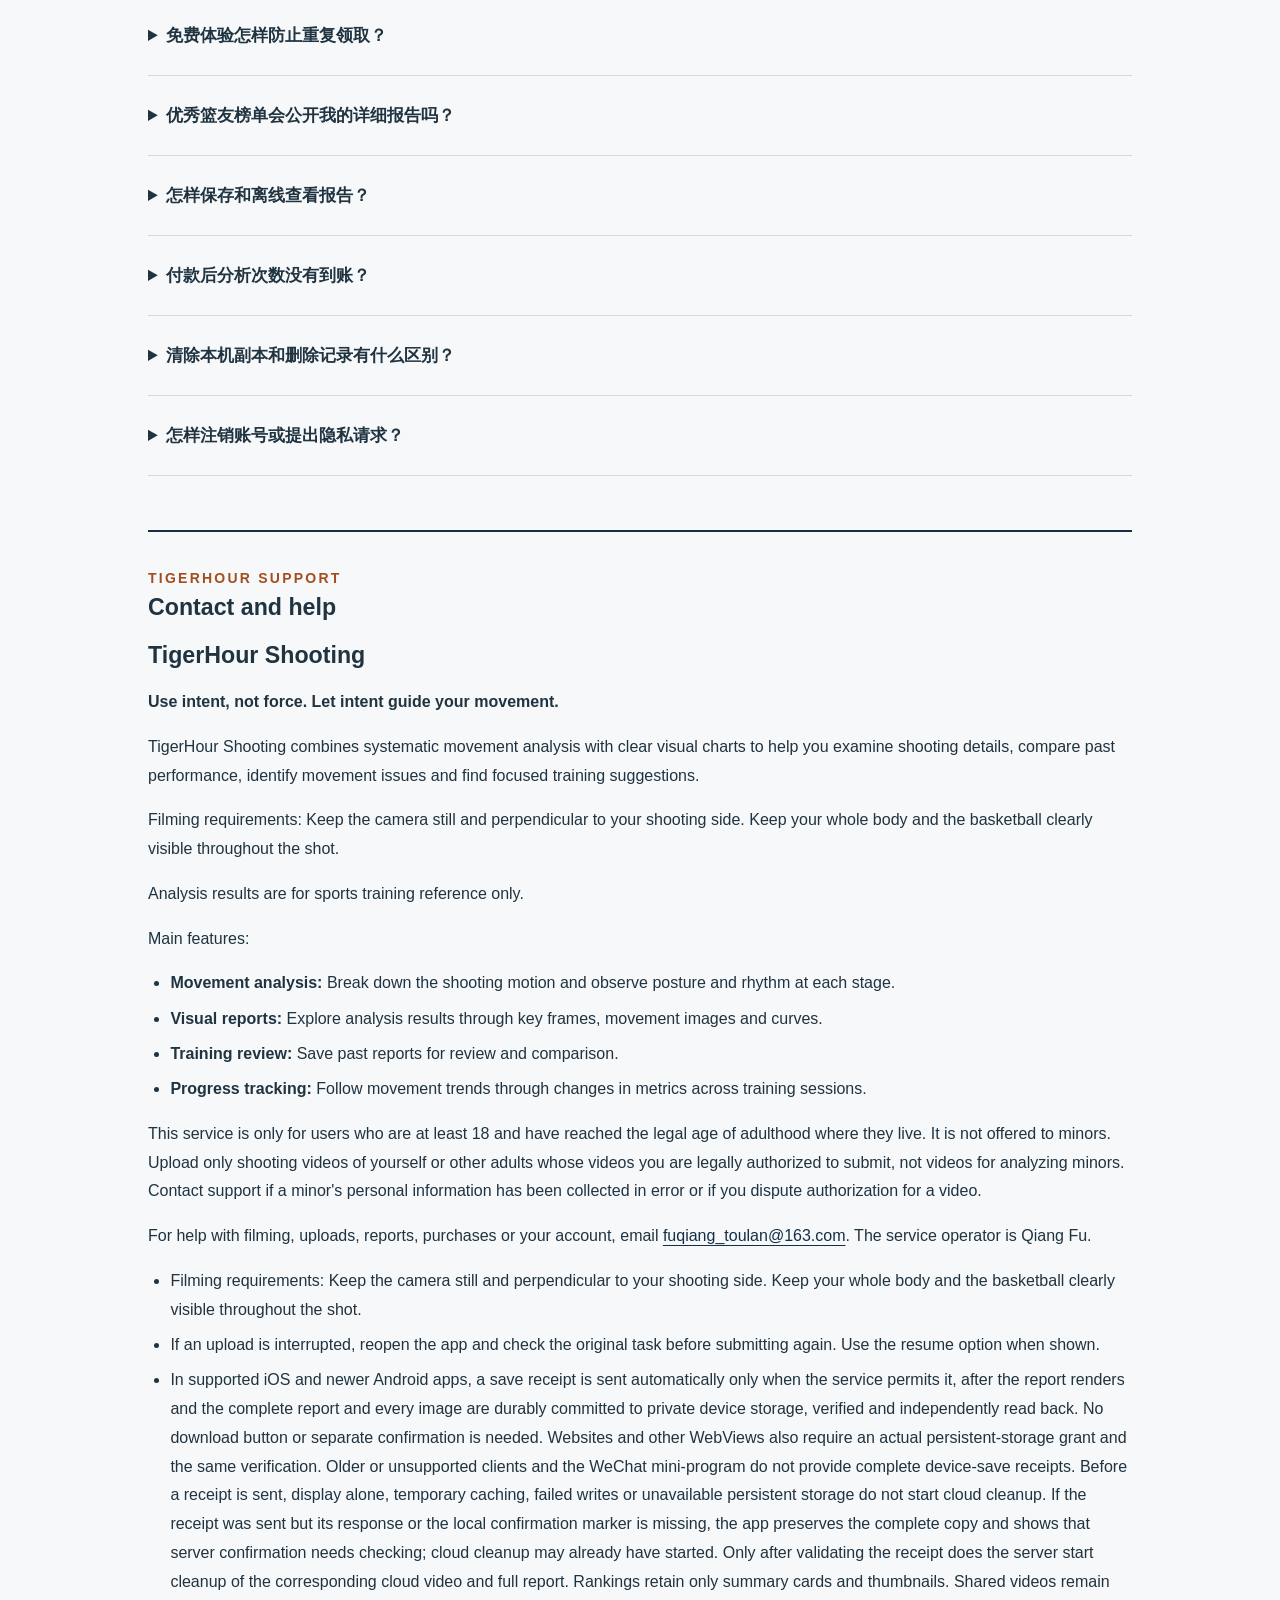
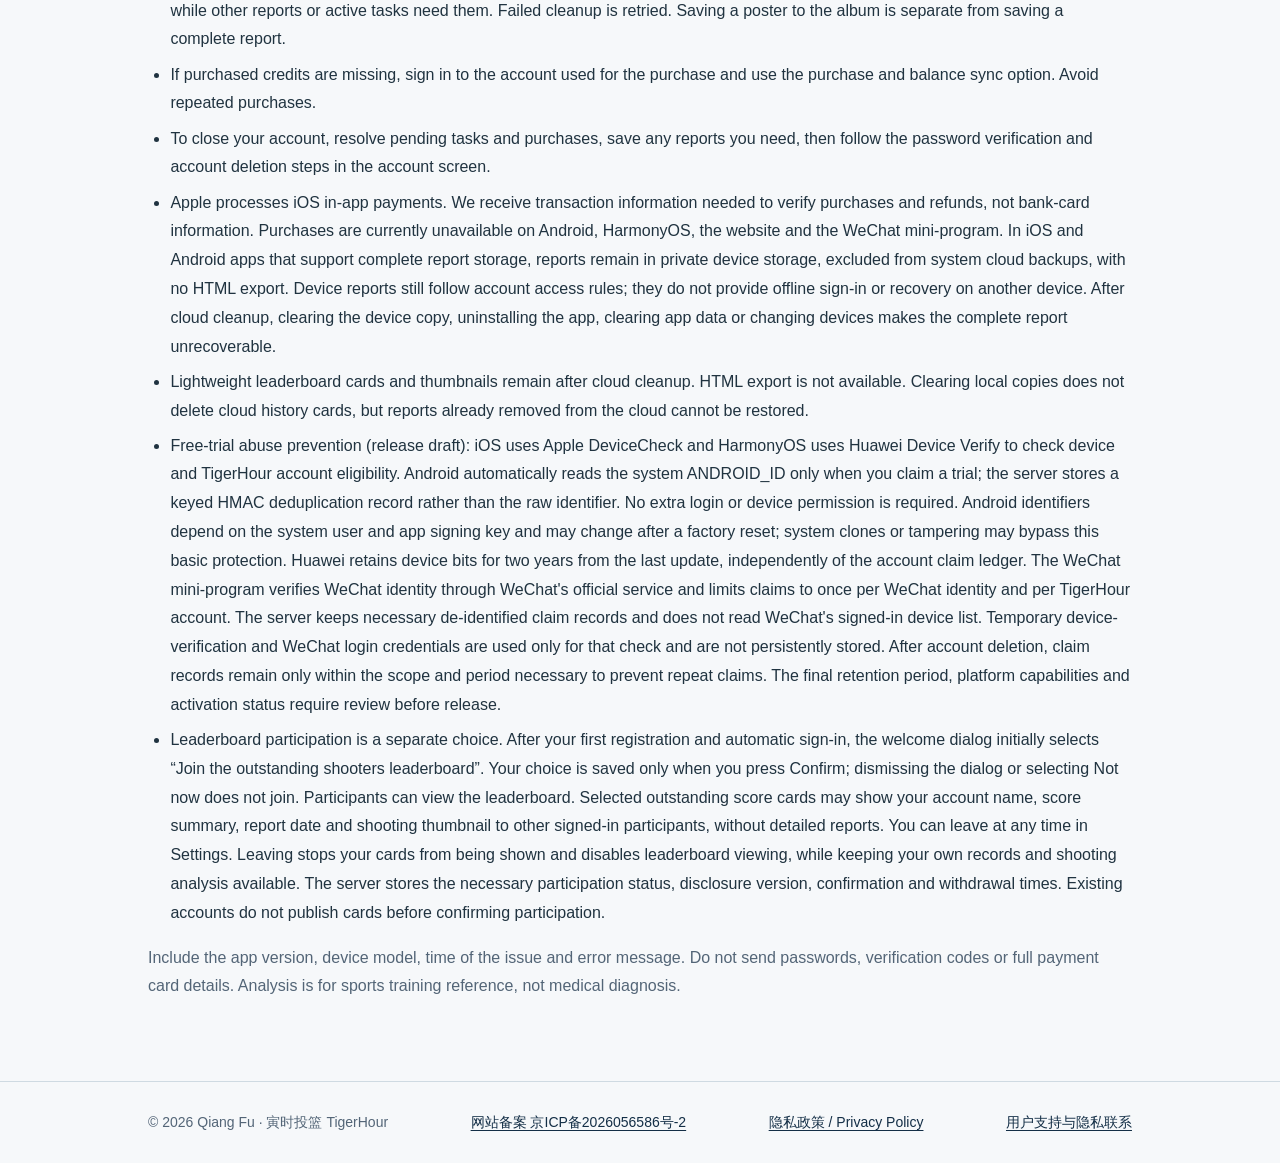
<file: support.html>
<!doctype html>
<html lang="zh-CN">
<head><meta charset="utf-8"><meta name="viewport" content="width=device-width,initial-scale=1"><title>寅时投篮 TigerHour · 技术支持 / Support</title><meta name="description" content="寅时投篮 TigerHour 用户支持：拍摄、上传、报告保存、购买与账号帮助。"><link rel="stylesheet" href="site.css"><link rel="icon" href="favicon.svg" type="image/svg+xml"></head>
<body>
<header><div class="wrap top"><div class="brand">寅时投篮<span class="wordmark">TIGERHOUR</span></div><nav aria-label="页面导航"><a href="#help">使用帮助</a><a href="#english" lang="en">English</a></nav></div></header>
<main>
<div class="lead"><div class="eyebrow">用户支持 / SUPPORT</div><h1>需要帮助？<br>我们在这里。</h1><p class="muted">关于拍摄、上传、分析报告、购买或账号的问题，请通过下方邮箱联系我们。</p></div>
<section class="product-introduction" lang="zh-CN"><h2>寅时投篮</h2><p><strong>用意不用力，以意引力。</strong></p><p>寅时投篮通过系统的动作分析和直观的可视化图表，帮你看清投篮细节、对比历史表现、梳理动作问题，并提供针对性的训练建议。</p><p>拍摄要求：固定机位，镜头正对投篮手侧面，确保全身与篮球在完整投篮过程中清晰可见。</p><p>分析结果仅供运动训练参考。</p><p>主要功能包括：</p><ul><li><strong>动作分析：</strong>拆解投篮过程，观察各阶段的姿态与节奏。</li><li><strong>可视化报告：</strong>结合关键帧、动作图和曲线解释分析结果。</li><li><strong>训练复盘：</strong>保存历史报告，方便回看和比较。</li><li><strong>进步记录：</strong>通过多次训练的指标变化，持续观察动作趋势。</li></ul></section>
<section class="contact" aria-labelledby="contact-title"><h2 id="contact-title">联系支持</h2><p><a class="email" href="mailto:fuqiang_toulan@163.com">fuqiang_toulan@163.com</a></p><p>运营者：傅强（Qiang Fu）</p><p class="muted">请说明遇到的问题，并附上 App 版本、设备型号和出现问题的时间。截图请遮盖个人信息；不要发送密码、验证码或完整银行卡信息。发送视频前，请确认拍摄对象同意。</p></section>
<section id="help" aria-labelledby="help-title"><h2 id="help-title">常见问题</h2><p>本服务仅面向已满18周岁且符合所在地法定成年要求的用户，不向未成年人提供服务。请仅上传你本人或已取得合法授权的其他成年人的投篮视频，不上传以未成年人为分析对象的视频。如发现误收未成年人个人信息，或对视频授权有异议，请联系支持邮箱核查处理。</p><div class="questions">
<details open><summary>投篮视频怎么拍摄？</summary><p>拍摄要求：固定机位，镜头正对投篮手侧面，确保全身与篮球在完整投篮过程中清晰可见。选择光线充足、遮挡少的视频，避免二次变速。拍摄条件和识别误差会影响分析结果，部分指标可能因证据不足而无法显示。</p></details>
<details><summary>上传中断后怎么办？</summary><p>重新打开 App，先查看原任务状态；如果显示“继续上传同一任务”，使用该入口继续。避免重复选择并提交同一视频。切后台或强制退出后，上传不一定会持续进行。</p></details>
<details><summary>分析没有完成，或提示需要重新拍摄？</summary><p>检查网络和任务提示。需要确认投篮手侧时，请按画面提示确认。若提示视频不适合分析，请按拍摄建议重新拍摄；仍有问题时，把错误提示和发生时间发送到支持邮箱。</p></details>
<details><summary>免费体验怎样防止重复领取？</summary><p>免费体验防重复领取方案（待发布核对）：iOS 使用 Apple DeviceCheck、鸿蒙使用华为 Device Verify 核验设备与投篮账号资格；安卓在主动领取时自动读取系统 ANDROID_ID，服务端以密钥 HMAC 保存去重凭据，不保存原始标识，无需额外登录或新增设备权限。安卓标识受系统用户、应用签名及恢复出厂等因素影响，不能保证抵御系统分身或篡改；鸿蒙云端设备标记按官方规则保留至最后更新后两年，账号领取记录独立保留。微信小程序通过微信官方服务核验微信身份，限制同一微信身份、同一投篮账号各领取一次。服务端保存必要的去标识化领取凭据，不读取微信登录设备列表。设备校验和微信登录的临时凭证仅用于本次校验，不持久保存。注销账号后，领取凭据仍按防重复领取所必需的范围和期限保留；最终保留期限、各端能力与启用状态须发布前核对。</p></details>
<details><summary>优秀篮友榜单会公开我的详细报告吗？</summary><p>优秀篮友榜单单独选择参与：首次注册并自动登录后，欢迎弹窗默认选中“参与优秀篮友榜单”，只有点击“确定”才保存选择；关闭弹窗或选择“暂不参与”不会加入。参与后可查看榜单，入选的优秀得分卡片可能向其他已登录的参与用户展示账号名称、得分摘要、报告时间与投篮缩略图，不提供详细报告。你可随时在个人设置中退出，退出后停止展示并关闭榜单查看权限，不影响自己的记录和投篮分析。服务端保存必要的选择状态、告知版本、确认及撤回时间；已有账号未确认参与前不公开卡片。</p></details>
<details><summary>怎样保存和离线查看报告？</summary><p>支持完整本机保存的 iOS App 和新版安卓 App，在报告成功呈现、完整报告与全部图片持久写入设备私有目录、校验及独立回读通过后，才会在服务允许时自动发送保存回执，无需点击下载或另行确认。网页及其他 WebView 还须实际获得持久存储授权并完成同等校验；旧版本或未具备这项能力的客户端、微信小程序不提供完整本机保存回执。发送回执前，仅显示页面、临时缓存、写入失败或未获持久存储，不会因此清理云端文件。回执已发送但确认响应未收到或本机确认标记未写入时，应用保留完整副本并显示服务端确认待核对；此时云端可能已进入清理。服务端验证回执后，对应云端视频与完整报告进入清理流程，榜单前9名也仅保留简要卡片与缩略图；共享视频仍被其他报告或任务使用时延后清理，失败清理会重试。展板保存到相册不等同于完整报告保存。</p><p>iOS 与具备完整报告存储能力的安卓 App 将报告保存在设备私有目录并排除系统云备份，不提供 HTML 导出。本机报告仍受账号访问规则保护，不提供离线登录或跨设备恢复。云端清理完成后，清除本机副本、卸载 App、清除应用数据或更换设备将无法恢复完整报告。</p></details>
<details><summary>付款后分析次数没有到账？</summary><p>登录购买时使用的寅时投篮账号，在购买页点击“同步未完成购买与余额”。网络中断时稍后重试，避免连续重复付款。商品内容、可购买状态和价格以 App 与 Apple 购买确认页面为准；按次购买不是自动续费订阅。当前安卓、鸿蒙、网页和微信小程序未开放购买。</p></details>
<details><summary>清除本机副本和删除记录有什么区别？</summary><p>“清除本机报告副本”只清除当前设备上的保存内容，不会另行发起云端删除。云端可能已因先前验证通过的保存回执完成清理，不能保证仍有完整副本。删除历史记录会启动对应内容的删除流程；这不等于所有存储与备份立即完成物理清理。云端已清理的完整报告，在清除本机副本后无法恢复。</p></details>
<details><summary>怎样注销账号或提出隐私请求？</summary><p>在“我的”中处理完未完成的任务与购买，再选择“注销账号”，按提示验证当前密码并确认。注销会停止账号登录，关联内容进入删除流程。访问、更正或删除等隐私请求也可以发送到支持邮箱，请勿直接发送密码或身份证照片。</p></details>
</div></section>
<section class="english" id="english" lang="en" aria-labelledby="english-title"><div class="eyebrow">TIGERHOUR SUPPORT</div><h2 id="english-title">Contact and help</h2><section class="product-introduction" lang="en"><h2>TigerHour Shooting</h2><p><strong>Use intent, not force. Let intent guide your movement.</strong></p><p>TigerHour Shooting combines systematic movement analysis with clear visual charts to help you examine shooting details, compare past performance, identify movement issues and find focused training suggestions.</p><p>Filming requirements: Keep the camera still and perpendicular to your shooting side. Keep your whole body and the basketball clearly visible throughout the shot.</p><p>Analysis results are for sports training reference only.</p><p>Main features:</p><ul><li><strong>Movement analysis: </strong>Break down the shooting motion and observe posture and rhythm at each stage.</li><li><strong>Visual reports: </strong>Explore analysis results through key frames, movement images and curves.</li><li><strong>Training review: </strong>Save past reports for review and comparison.</li><li><strong>Progress tracking: </strong>Follow movement trends through changes in metrics across training sessions.</li></ul></section><p>This service is only for users who are at least 18 and have reached the legal age of adulthood where they live. It is not offered to minors. Upload only shooting videos of yourself or other adults whose videos you are legally authorized to submit, not videos for analyzing minors. Contact support if a minor's personal information has been collected in error or if you dispute authorization for a video.</p><p>For help with filming, uploads, reports, purchases or your account, email <a href="mailto:fuqiang_toulan@163.com">fuqiang_toulan@163.com</a>. The service operator is Qiang Fu.</p><ul><li>Filming requirements: Keep the camera still and perpendicular to your shooting side. Keep your whole body and the basketball clearly visible throughout the shot.</li><li>If an upload is interrupted, reopen the app and check the original task before submitting again. Use the resume option when shown.</li><li>In supported iOS and newer Android apps, a save receipt is sent automatically only when the service permits it, after the report renders and the complete report and every image are durably committed to private device storage, verified and independently read back. No download button or separate confirmation is needed. Websites and other WebViews also require an actual persistent-storage grant and the same verification. Older or unsupported clients and the WeChat mini-program do not provide complete device-save receipts. Before a receipt is sent, display alone, temporary caching, failed writes or unavailable persistent storage do not start cloud cleanup. If the receipt was sent but its response or the local confirmation marker is missing, the app preserves the complete copy and shows that server confirmation needs checking; cloud cleanup may already have started. Only after validating the receipt does the server start cleanup of the corresponding cloud video and full report. Rankings retain only summary cards and thumbnails. Shared videos remain while other reports or active tasks need them. Failed cleanup is retried. Saving a poster to the album is separate from saving a complete report.</li><li>If purchased credits are missing, sign in to the account used for the purchase and use the purchase and balance sync option. Avoid repeated purchases.</li><li>To close your account, resolve pending tasks and purchases, save any reports you need, then follow the password verification and account deletion steps in the account screen.</li><li>Apple processes iOS in-app payments. We receive transaction information needed to verify purchases and refunds, not bank-card information. Purchases are currently unavailable on Android, HarmonyOS, the website and the WeChat mini-program. In iOS and Android apps that support complete report storage, reports remain in private device storage, excluded from system cloud backups, with no HTML export. Device reports still follow account access rules; they do not provide offline sign-in or recovery on another device. After cloud cleanup, clearing the device copy, uninstalling the app, clearing app data or changing devices makes the complete report unrecoverable.</li><li>Lightweight leaderboard cards and thumbnails remain after cloud cleanup. HTML export is not available. Clearing local copies does not delete cloud history cards, but reports already removed from the cloud cannot be restored.</li><li>Free-trial abuse prevention (release draft): iOS uses Apple DeviceCheck and HarmonyOS uses Huawei Device Verify to check device and TigerHour account eligibility. Android automatically reads the system ANDROID_ID only when you claim a trial; the server stores a keyed HMAC deduplication record rather than the raw identifier. No extra login or device permission is required. Android identifiers depend on the system user and app signing key and may change after a factory reset; system clones or tampering may bypass this basic protection. Huawei retains device bits for two years from the last update, independently of the account claim ledger. The WeChat mini-program verifies WeChat identity through WeChat's official service and limits claims to once per WeChat identity and per TigerHour account. The server keeps necessary de-identified claim records and does not read WeChat's signed-in device list. Temporary device-verification and WeChat login credentials are used only for that check and are not persistently stored. After account deletion, claim records remain only within the scope and period necessary to prevent repeat claims. The final retention period, platform capabilities and activation status require review before release.</li><li>Leaderboard participation is a separate choice. After your first registration and automatic sign-in, the welcome dialog initially selects “Join the outstanding shooters leaderboard”. Your choice is saved only when you press Confirm; dismissing the dialog or selecting Not now does not join. Participants can view the leaderboard. Selected outstanding score cards may show your account name, score summary, report date and shooting thumbnail to other signed-in participants, without detailed reports. You can leave at any time in Settings. Leaving stops your cards from being shown and disables leaderboard viewing, while keeping your own records and shooting analysis available. The server stores the necessary participation status, disclosure version, confirmation and withdrawal times. Existing accounts do not publish cards before confirming participation.</li></ul><p class="muted">Include the app version, device model, time of the issue and error message. Do not send passwords, verification codes or full payment card details. Analysis is for sports training reference, not medical diagnosis.</p></section>
</main><footer><div class="wrap"><span>© 2026 Qiang Fu · 寅时投篮 TigerHour</span><a href="https://beian.miit.gov.cn/" rel="noopener noreferrer">网站备案 京ICP备2026056586号-2</a><a href="privacy.html">隐私政策 / Privacy Policy</a><a href="mailto:fuqiang_toulan@163.com">用户支持与隐私联系</a></div></footer>
</body></html>
</file>
<file: site.css>
:root{color-scheme:light;--ink:#203340;--muted:#536577;--navy:#132e46;--line:#cfdae2;--paper:#f6f8fa;--accent:#a44e20}
*{box-sizing:border-box}html{scroll-behavior:smooth}body{margin:0;background:var(--paper);color:var(--ink);font-family:"Avenir Next","PingFang SC","Microsoft YaHei",sans-serif;font-size:1rem;line-height:1.8}a{color:var(--navy);text-underline-offset:.23em;overflow-wrap:anywhere}a:hover{color:var(--accent)}a:focus-visible,summary:focus-visible{outline:3px solid var(--accent);outline-offset:5px}header{background:var(--navy);color:#fff;border-bottom:5px solid var(--accent)}.wrap{max-width:1040px;margin:auto;padding:28px}.top{display:flex;justify-content:space-between;gap:24px;align-items:center}.brand{font-weight:700;font-size:1.35rem;letter-spacing:.06em}.wordmark{display:block;font-size:.875rem;letter-spacing:.15em;color:#becbd5}.top nav{display:flex;gap:18px;flex-wrap:wrap}.top a{color:#fff}main{max-width:1040px;margin:auto;padding:54px 28px 64px}.lead{max-width:740px;margin-bottom:38px}h1{font-size:clamp(2rem,6vw,3.5rem);line-height:1.2;letter-spacing:-.025em;margin:8px 0 20px}h2{font-size:1.45rem;line-height:1.4;margin:0 0 16px}.eyebrow{font-size:.875rem;text-transform:uppercase;letter-spacing:.16em;color:var(--accent);font-weight:700}.muted{color:var(--muted)}.contact{background:#fff;border:1px solid var(--line);border-left:5px solid var(--accent);padding:25px 28px;margin-bottom:38px}.contact p{margin:8px 0}.email{font-size:clamp(1.15rem,3.5vw,1.75rem);font-weight:650}.questions{border-top:1px solid var(--line)}details{border-bottom:1px solid var(--line);padding:18px 0}summary{cursor:pointer;font-weight:650;font-size:1.075rem;padding:6px 0}details p{max-width:800px;margin:12px 0 8px}.english{margin-top:54px;padding-top:34px;border-top:2px solid var(--navy)}.policy section{margin:30px 0}.notice{padding:18px 22px;background:#fff;border-left:4px solid var(--accent)}footer{border-top:1px solid var(--line);color:var(--muted);font-size:.875rem}footer .wrap{display:flex;justify-content:space-between;gap:20px;flex-wrap:wrap}ul,ol{padding-left:1.4em}li{margin:.4em 0}@media(max-width:600px){.wrap{padding:22px}.top{align-items:flex-start;flex-direction:column;gap:12px}main{padding:32px 22px 45px}.contact{padding:20px}.lead{margin-bottom:25px}}@media(prefers-reduced-motion:reduce){html{scroll-behavior:auto}}
</file>
